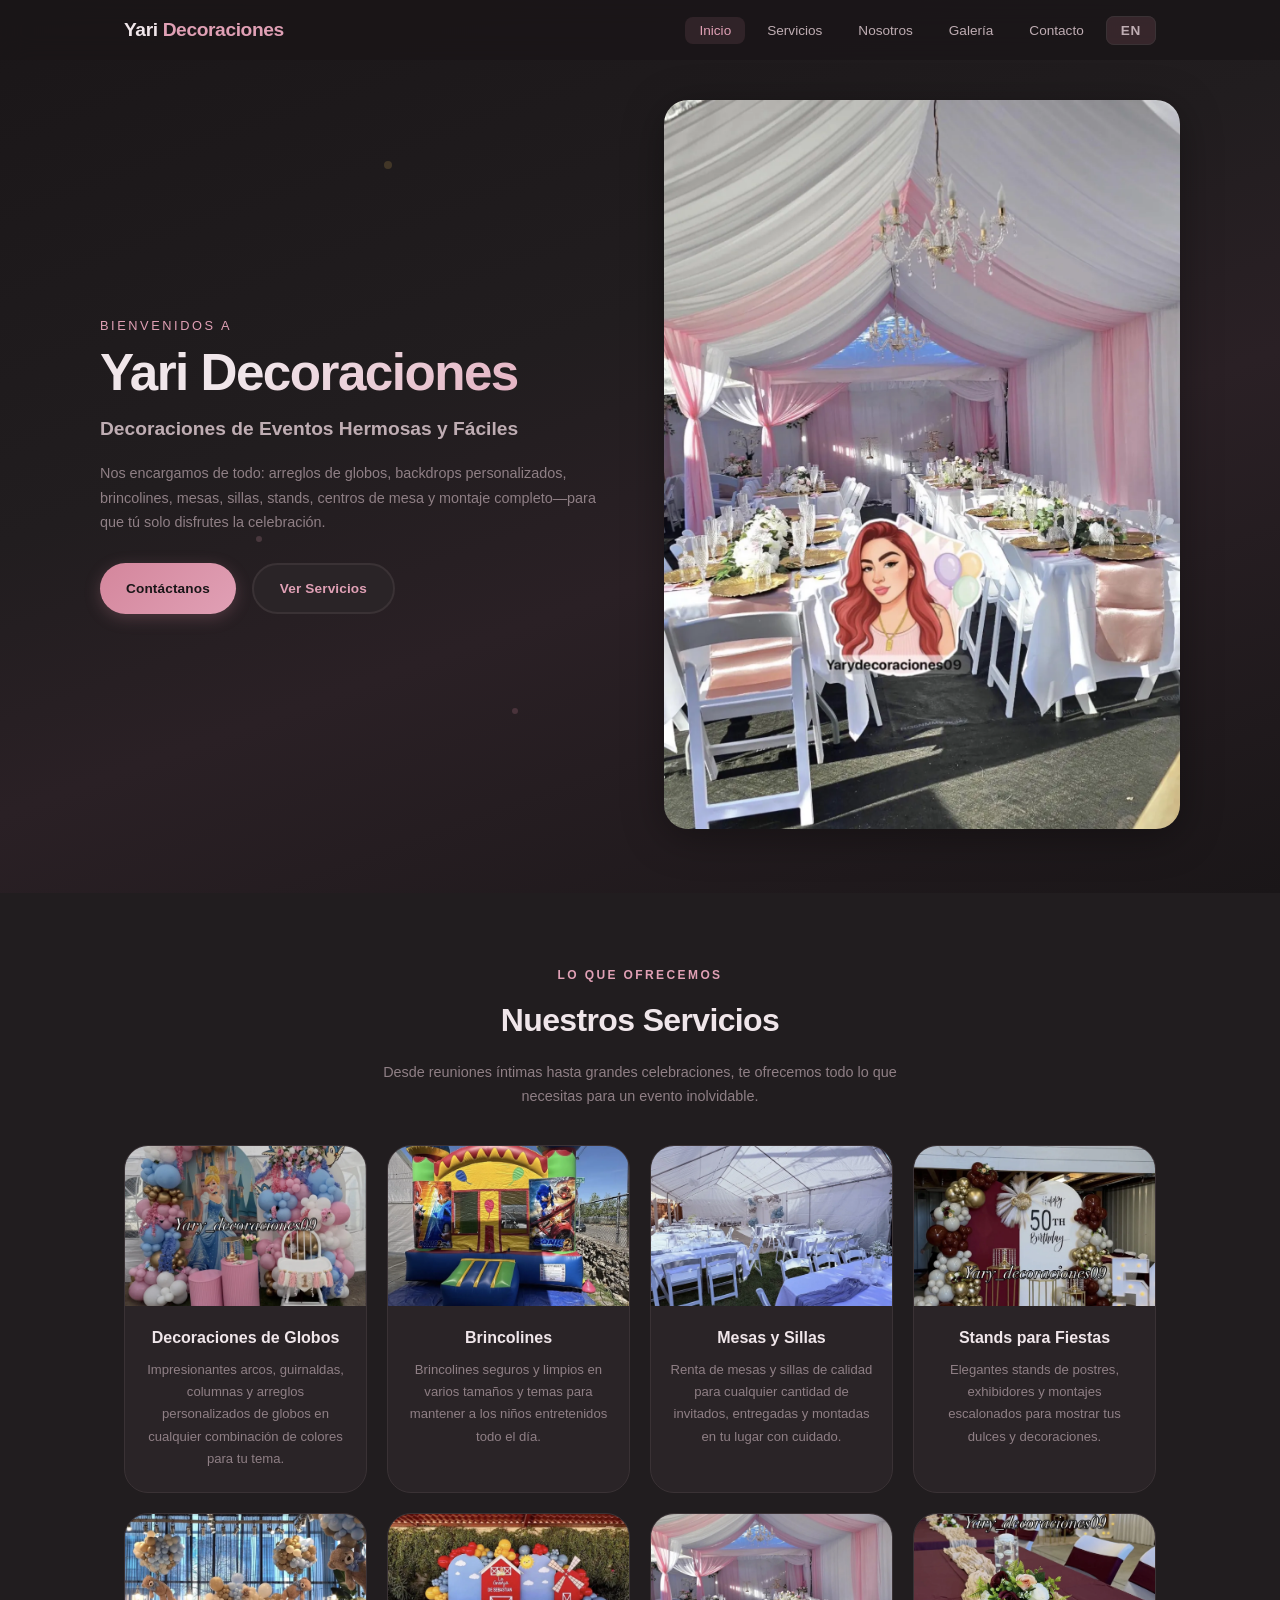
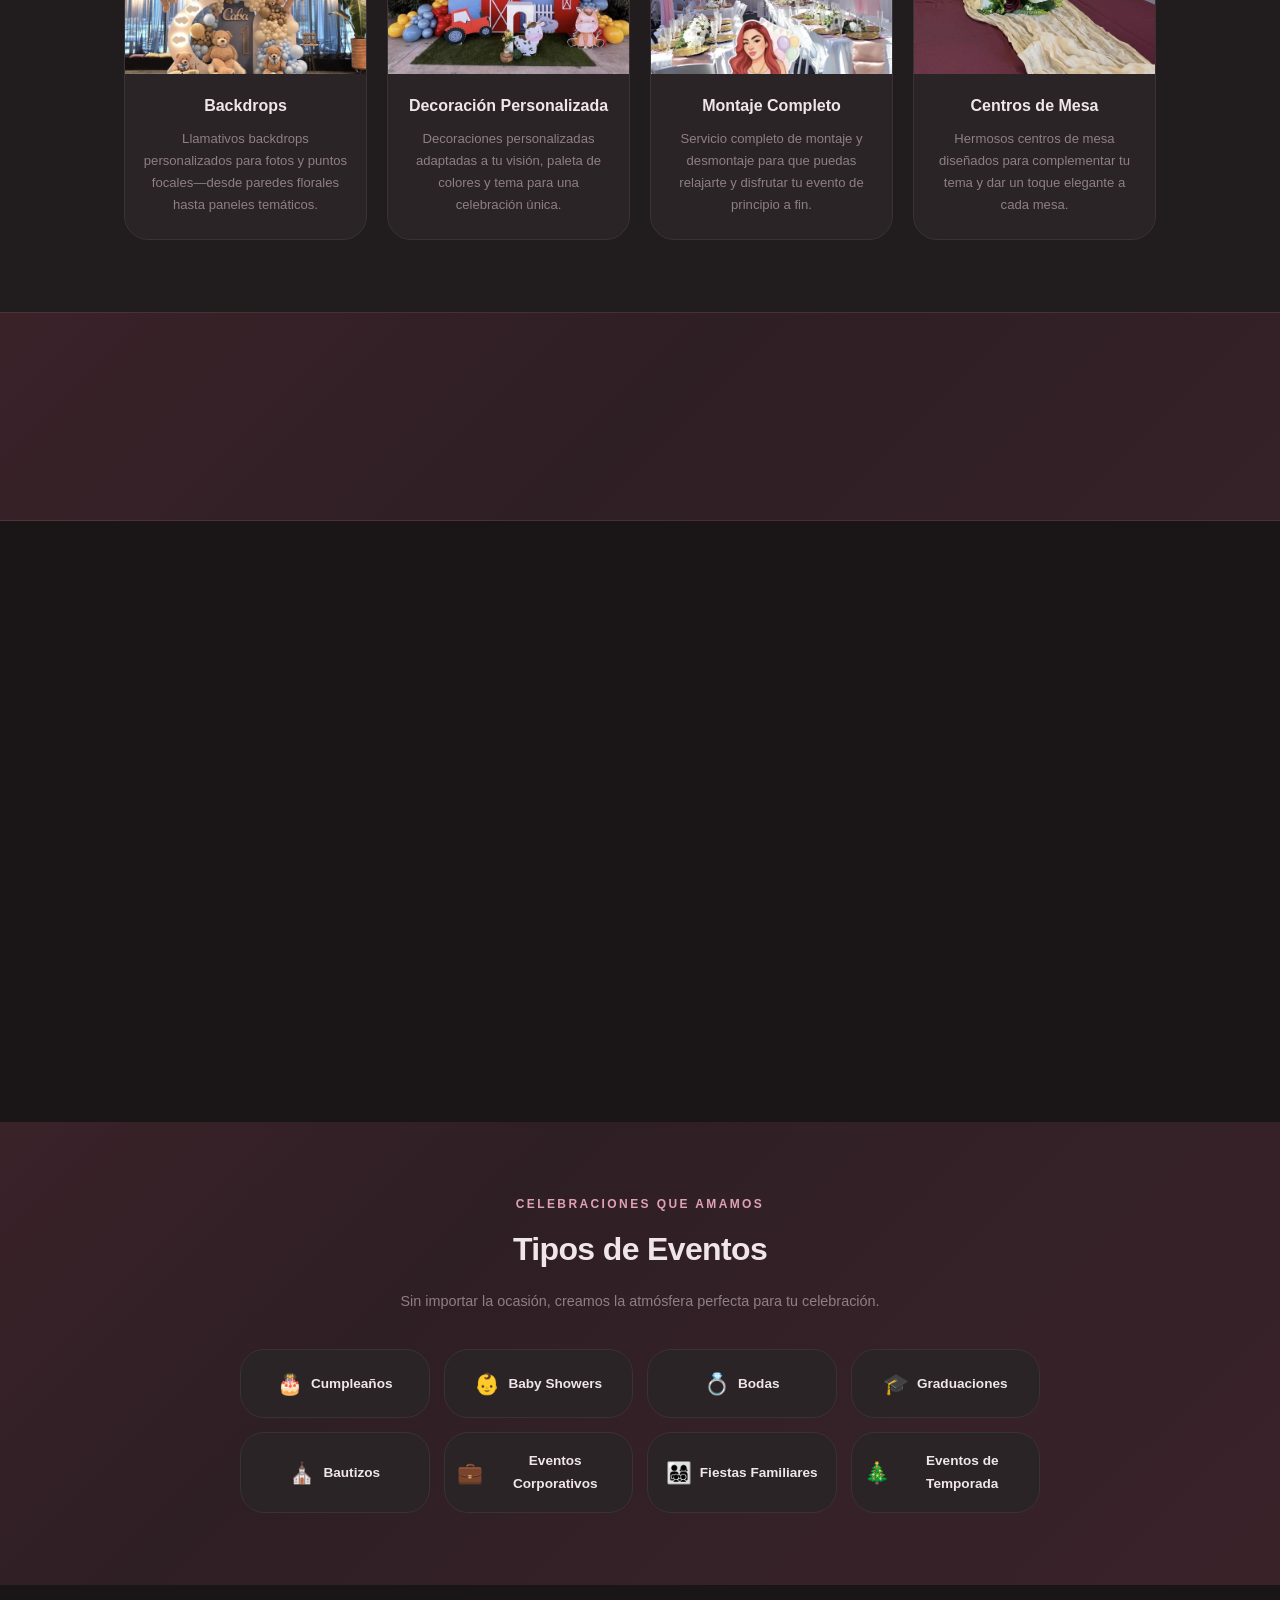
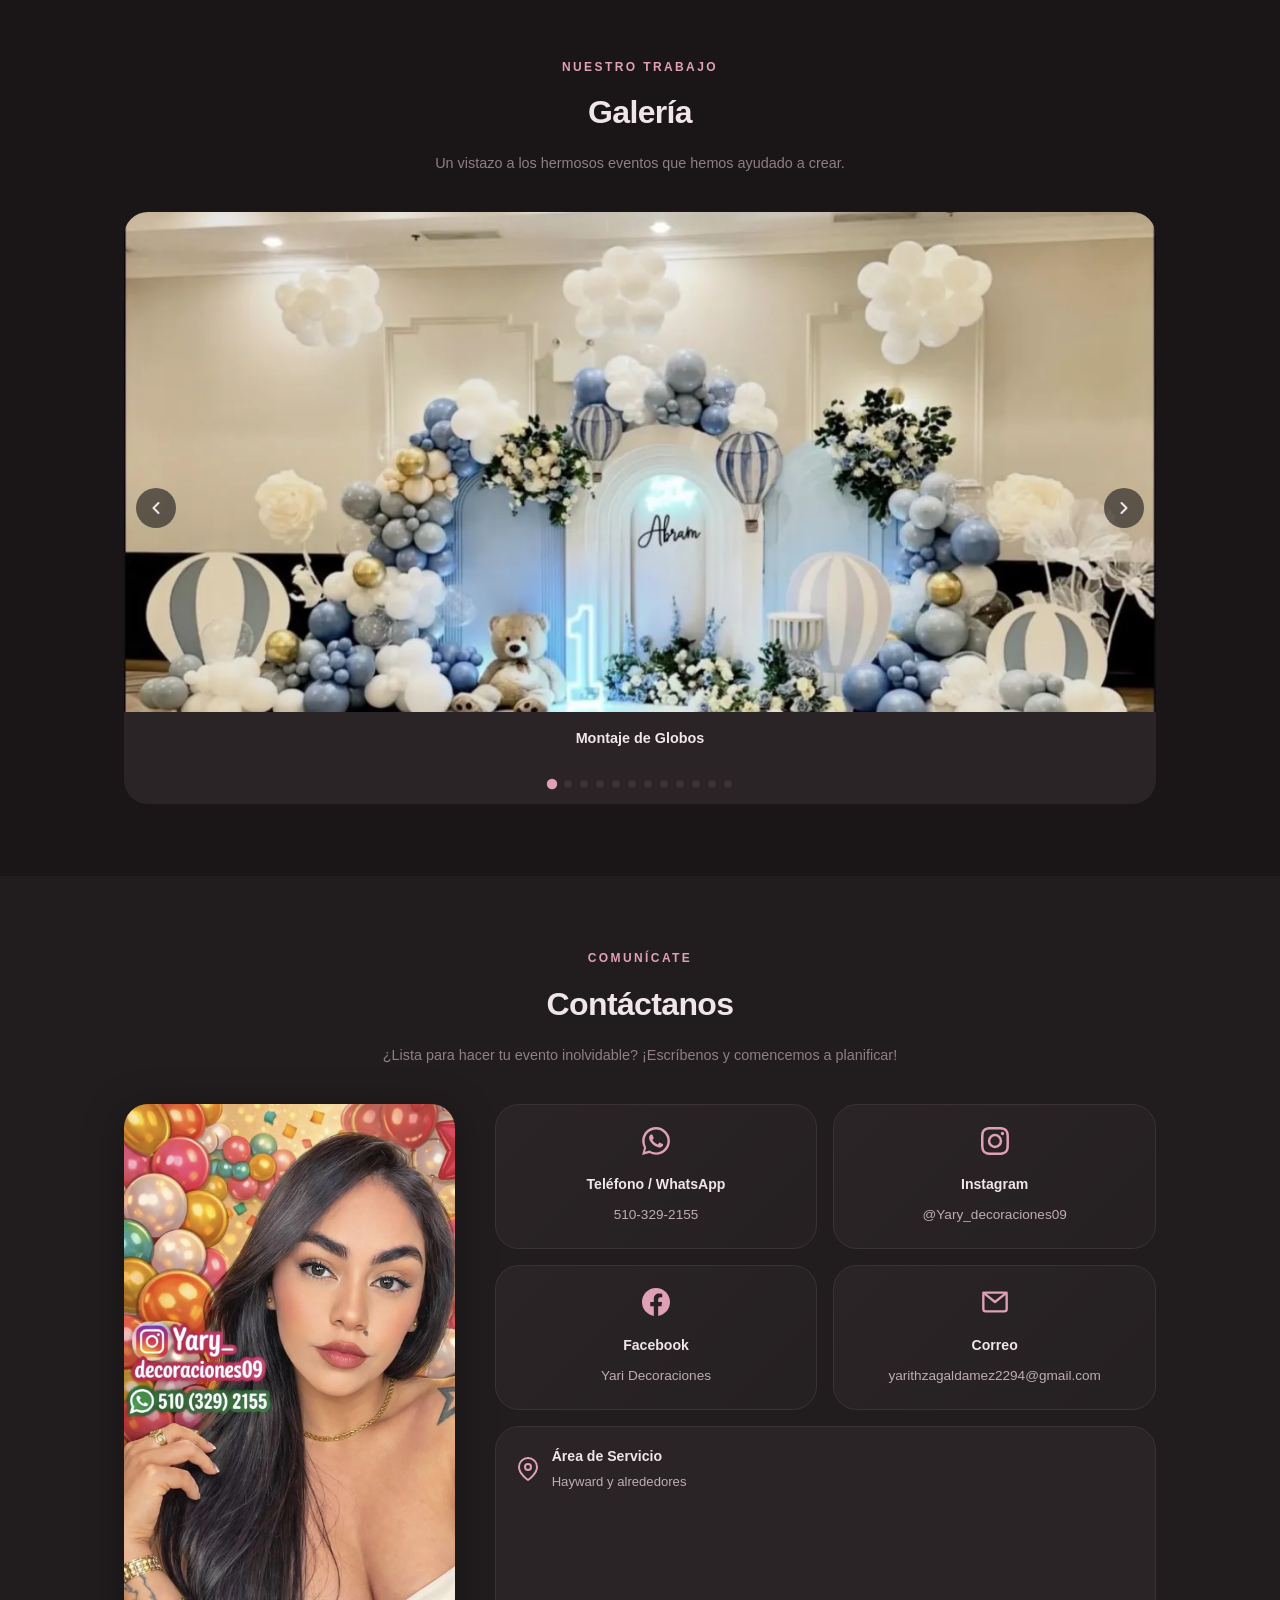
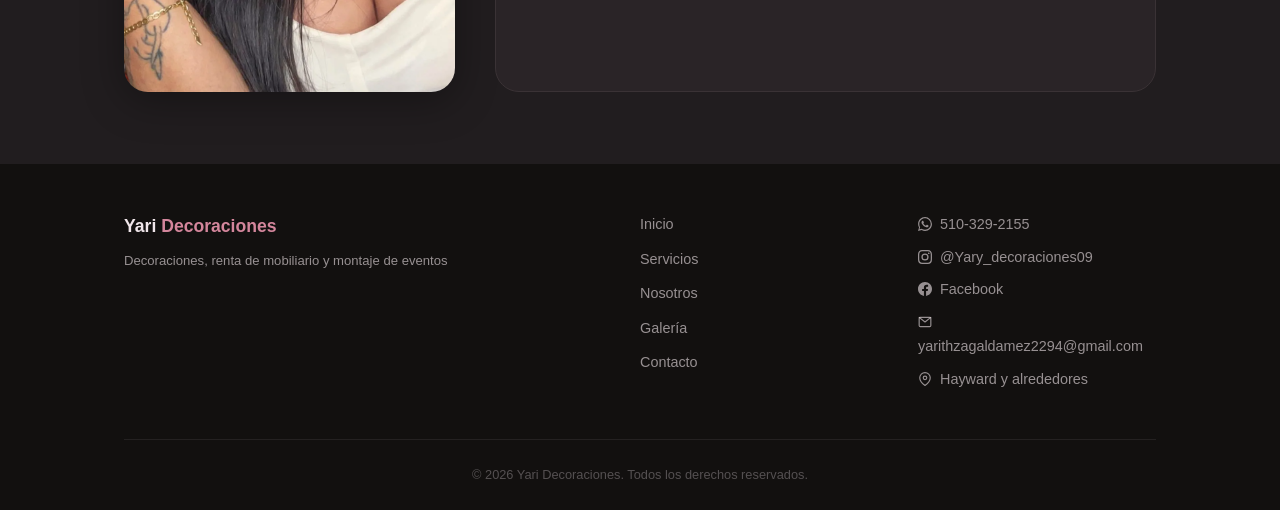
<file: index.html>
<!DOCTYPE html>
<html lang="es">
<head>
  <meta charset="UTF-8">
  <meta name="viewport" content="width=device-width, initial-scale=1.0">
  <meta name="description" content="Yari Decoraciones - Hermosas decoraciones para eventos, renta de mobiliario, globos, brincolines, mesas, sillas y montaje completo de eventos.">
  <title>Yari Decoraciones | Decoraciones de Eventos Hermosas y F&aacute;ciles</title>
  <link rel="stylesheet" href="styles.css">
</head>
<body>

  <!-- ======================== NAVBAR ======================== -->
  <nav class="navbar" id="navbar">
    <div class="nav-container">
      <a href="#home" class="nav-logo">Yari <span>Decoraciones</span></a>
      <button class="hamburger" id="hamburger" aria-label="Abrir men&uacute; de navegaci&oacute;n">
        <span class="bar"></span>
        <span class="bar"></span>
        <span class="bar"></span>
      </button>
      <ul class="nav-links" id="navLinks">
        <li><a href="#home" class="nav-link">Inicio</a></li>
        <li><a href="#services" class="nav-link">Servicios</a></li>
        <li><a href="#about" class="nav-link">Nosotros</a></li>
        <li><a href="#gallery" class="nav-link">Galer&iacute;a</a></li>
        <li><a href="#contact" class="nav-link">Contacto</a></li>
        <li><a href="en.html" class="nav-link lang-toggle">EN</a></li>
      </ul>
    </div>
  </nav>


  <!-- ======================== HERO ======================== -->
  <section class="hero" id="home">
    <!-- Decorative CSS elements -->
    <div class="hero-decor">
      <div class="confetti confetti-1"></div>
      <div class="confetti confetti-2"></div>
      <div class="confetti confetti-3"></div>
      <div class="confetti confetti-4"></div>
      <div class="confetti confetti-5"></div>
      <div class="confetti confetti-6"></div>
      <div class="sparkle sparkle-1"></div>
      <div class="sparkle sparkle-2"></div>
      <div class="sparkle sparkle-3"></div>
    </div>
    <div class="hero-split">
      <div class="hero-content animate-on-scroll">
        <div class="hero-heading">
          <p class="hero-tagline">Bienvenidos a</p>
          <h1 class="hero-title">Yari Decoraciones</h1>
          <h2 class="hero-headline">Decoraciones de Eventos Hermosas y F&aacute;ciles</h2>
        </div>
        <div class="hero-desc">
          <p class="hero-sub">Nos encargamos de todo: arreglos de globos, backdrops personalizados, brincolines, mesas, sillas, stands, centros de mesa y montaje completo&mdash;para que t&uacute; solo disfrutes la celebraci&oacute;n.</p>
        </div>
        <div class="hero-buttons">
          <a href="#contact" class="btn btn-primary">Cont&aacute;ctanos</a>
          <a href="#services" class="btn btn-secondary">Ver Servicios</a>
        </div>
      </div>
      <div class="hero-image animate-on-scroll">
        <img src="images/full_event.webp" alt="Yari Decoraciones - Elegante montaje completo con carpa rosa y blanca, candelabros y mesas decoradas" class="hero-img">
      </div>
    </div>
  </section>

  <!-- ======================== SERVICES ======================== -->
  <section class="section services" id="services">
    <div class="container">
      <p class="section-tagline animate-on-scroll">Lo Que Ofrecemos</p>
      <h2 class="section-title animate-on-scroll">Nuestros Servicios</h2>
      <p class="section-subtitle animate-on-scroll">Desde reuniones &iacute;ntimas hasta grandes celebraciones, te ofrecemos todo lo que necesitas para un evento inolvidable.</p>
      <div class="services-grid">

        <div class="service-card animate-on-scroll">
          <div class="service-img-wrap">
            <img src="images/balloon.webp" alt="Decoraciones de globos - tema princesa Cenicienta con globos rosas, azules y dorados" class="service-img" loading="lazy">
          </div>
          <div class="service-body">
            <h3>Decoraciones de Globos</h3>
            <p>Impresionantes arcos, guirnaldas, columnas y arreglos personalizados de globos en cualquier combinaci&oacute;n de colores para tu tema.</p>
          </div>
        </div>

        <div class="service-card animate-on-scroll">
          <div class="service-img-wrap">
            <img src="images/jumper.webp" alt="Brincol&iacute;n tem&aacute;tico de Sonic para fiestas infantiles" class="service-img" loading="lazy">
          </div>
          <div class="service-body">
            <h3>Brincolines</h3>
            <p>Brincolines seguros y limpios en varios tama&ntilde;os y temas para mantener a los ni&ntilde;os entretenidos todo el d&iacute;a.</p>
          </div>
        </div>

        <div class="service-card animate-on-scroll">
          <div class="service-img-wrap">
            <img src="images/IMG_8112.webp" alt="Montaje de carpa al aire libre con mesas y sillas blancas" class="service-img" loading="lazy">
          </div>
          <div class="service-body">
            <h3>Mesas y Sillas</h3>
            <p>Renta de mesas y sillas de calidad para cualquier cantidad de invitados, entregadas y montadas en tu lugar con cuidado.</p>
          </div>
        </div>

        <div class="service-card animate-on-scroll">
          <div class="service-img-wrap">
            <img src="images/party_stand.webp" alt="Montaje de cumplea&ntilde;os 50 con elegantes stands y guirnalda de globos" class="service-img" loading="lazy">
          </div>
          <div class="service-body">
            <h3>Stands para Fiestas</h3>
            <p>Elegantes stands de postres, exhibidores y montajes escalonados para mostrar tus dulces y decoraciones.</p>
          </div>
        </div>

        <div class="service-card animate-on-scroll">
          <div class="service-img-wrap">
            <img src="images/backdrop.webp" alt="Backdrop tem&aacute;tico de oso de peluche con decoraci&oacute;n azul y blanca" class="service-img" loading="lazy">
          </div>
          <div class="service-body">
            <h3>Backdrops</h3>
            <p>Llamativos backdrops personalizados para fotos y puntos focales&mdash;desde paredes florales hasta paneles tem&aacute;ticos.</p>
          </div>
        </div>

        <div class="service-card animate-on-scroll">
          <div class="service-img-wrap">
            <img src="images/IMG_8110.webp" alt="Decoraciones personalizadas de fiesta con tema de granja" class="service-img" loading="lazy">
          </div>
          <div class="service-body">
            <h3>Decoraci&oacute;n Personalizada</h3>
            <p>Decoraciones personalizadas adaptadas a tu visi&oacute;n, paleta de colores y tema para una celebraci&oacute;n &uacute;nica.</p>
          </div>
        </div>

        <div class="service-card animate-on-scroll">
          <div class="service-img-wrap">
            <img src="images/full_event.webp" alt="Montaje completo de evento con carpa rosa y blanca, mesas, sillas y candelabros" class="service-img" loading="lazy">
          </div>
          <div class="service-body">
            <h3>Montaje Completo</h3>
            <p>Servicio completo de montaje y desmontaje para que puedas relajarte y disfrutar tu evento de principio a fin.</p>
          </div>
        </div>

        <div class="service-card animate-on-scroll">
          <div class="service-img-wrap">
            <img src="images/centerpiece.webp" alt="Centros de mesa con arreglos florales y caminos de tela sobre mantel burdeos" class="service-img" loading="lazy">
          </div>
          <div class="service-body">
            <h3>Centros de Mesa</h3>
            <p>Hermosos centros de mesa dise&ntilde;ados para complementar tu tema y dar un toque elegante a cada mesa.</p>
          </div>
        </div>

      </div>
    </div>
  </section>

  <!-- ======================== CUSTOM PACKAGES BANNER ======================== -->
  <section class="packages-banner">
    <div class="container">
      <p class="packages-text animate-on-scroll">&iexcl;Tenemos paquetes personalizados! Pregunte por el suyo, con gusto podemos ayudarle.</p>
      <a href="#contact" class="btn btn-primary animate-on-scroll">Cont&aacute;ctanos</a>
    </div>
  </section>

  <!-- ======================== ABOUT ======================== -->
  <section class="section about" id="about">
    <div class="container">
      <div class="about-layout">
        <div class="about-visual animate-on-scroll">
          <div class="about-shape">
            <img src="images/full_event.webp" alt="Elegante montaje de evento rosa y blanco con mesas, sillas y candelabros por Yari Decoraciones" class="about-img">
          </div>
          <div class="about-stats">
            <div class="stat">
              <span class="stat-number">500+</span>
              <span class="stat-label">Eventos Decorados</span>
            </div>
            <div class="stat">
              <span class="stat-number">100%</span>
              <span class="stat-label">Satisfacci&oacute;n</span>
            </div>
          </div>
        </div>
        <div class="about-text animate-on-scroll">
          <p class="section-tagline">Qui&eacute;nes Somos</p>
          <h2 class="section-title">Sobre Yari Decoraciones</h2>
          <p>En Yari Decoraciones, creemos que toda celebraci&oacute;n merece ser hermosa. Somos un negocio dedicado a la decoraci&oacute;n de eventos y renta de mobiliario que ayuda a hacer realidad tus eventos so&ntilde;ados con decoraciones impresionantes y un montaje confiable y sin estr&eacute;s.</p>
          <p>Ya sea una fiesta de cumplea&ntilde;os, baby shower, recepci&oacute;n de boda, ceremonia de graduaci&oacute;n, evento corporativo, bautizo o una reuni&oacute;n familiar&mdash;traemos creatividad, atenci&oacute;n al detalle y una pasi&oacute;n genuina por hacer tus momentos especiales inolvidables.</p>
          <p>Desde el primer globo hasta el &uacute;ltimo centro de mesa, nos encargamos de cada detalle para que t&uacute; te concentres en lo m&aacute;s importante: celebrar con las personas que amas.</p>
          <a href="#contact" class="btn btn-primary">Planifiquemos Tu Evento</a>
        </div>
      </div>
    </div>
  </section>

  <!-- ======================== EVENT TYPES ======================== -->
  <section class="section events" id="events">
    <div class="container">
      <p class="section-tagline animate-on-scroll">Celebraciones Que Amamos</p>
      <h2 class="section-title animate-on-scroll">Tipos de Eventos</h2>
      <p class="section-subtitle animate-on-scroll">Sin importar la ocasi&oacute;n, creamos la atm&oacute;sfera perfecta para tu celebraci&oacute;n.</p>
      <div class="events-grid">
        <div class="event-chip animate-on-scroll"><span class="event-emoji">🎂</span> Cumplea&ntilde;os</div>
        <div class="event-chip animate-on-scroll"><span class="event-emoji">👶</span> Baby Showers</div>
        <div class="event-chip animate-on-scroll"><span class="event-emoji">💍</span> Bodas</div>
        <div class="event-chip animate-on-scroll"><span class="event-emoji">🎓</span> Graduaciones</div>
        <div class="event-chip animate-on-scroll"><span class="event-emoji">⛪</span> Bautizos</div>
        <div class="event-chip animate-on-scroll"><span class="event-emoji">💼</span> Eventos Corporativos</div>
        <div class="event-chip animate-on-scroll"><span class="event-emoji">👨‍👩‍👧‍👦</span> Fiestas Familiares</div>
        <div class="event-chip animate-on-scroll"><span class="event-emoji">🎄</span> Eventos de Temporada</div>
      </div>
    </div>
  </section>

  <!-- ======================== GALLERY ======================== -->
  <section class="section gallery" id="gallery">
    <div class="container">
      <p class="section-tagline animate-on-scroll">Nuestro Trabajo</p>
      <h2 class="section-title animate-on-scroll">Galer&iacute;a</h2>
      <p class="section-subtitle animate-on-scroll">Un vistazo a los hermosos eventos que hemos ayudado a crear.</p>
      <div class="carousel animate-on-scroll" id="galleryCarousel">
        <div class="carousel-track">
          <div class="carousel-slide">
            <img src="images/hero.webp" alt="Elegante montaje de globos azules y blancos" class="carousel-img" loading="lazy">
            <div class="carousel-label">Montaje de Globos</div>
          </div>
          <div class="carousel-slide">
            <img src="images/IMG_8099.webp" alt="Fiesta infantil tem&aacute;tica de Mickey Mouse" class="carousel-img" loading="lazy">
            <div class="carousel-label">Cumplea&ntilde;os Infantil</div>
          </div>
          <div class="carousel-slide">
            <img src="images/IMG_8108.webp" alt="Brincol&iacute;n tem&aacute;tico de Jurassic World" class="carousel-img" loading="lazy">
            <div class="carousel-label">Renta de Brincol&iacute;n</div>
          </div>
          <div class="carousel-slide">
            <img src="images/backdrop.webp" alt="Backdrop tem&aacute;tico de oso de peluche" class="carousel-img" loading="lazy">
            <div class="carousel-label">Backdrop de Osito</div>
          </div>
          <div class="carousel-slide">
            <img src="images/IMG_8101.webp" alt="Cumplea&ntilde;os tem&aacute;tico de Cenicienta" class="carousel-img" loading="lazy">
            <div class="carousel-label">Cumplea&ntilde;os de Princesa</div>
          </div>
          <div class="carousel-slide">
            <img src="images/IMG_8105.webp" alt="Montaje completo de baby shower" class="carousel-img" loading="lazy">
            <div class="carousel-label">Montaje de Baby Shower</div>
          </div>
          <div class="carousel-slide">
            <img src="images/party_stand.webp" alt="Montaje de cumplea&ntilde;os 50 elegante" class="carousel-img" loading="lazy">
            <div class="carousel-label">Cumplea&ntilde;os Elegante</div>
          </div>
          <div class="carousel-slide">
            <img src="images/IMG_8112.webp" alt="Evento al aire libre con carpa" class="carousel-img" loading="lazy">
            <div class="carousel-label">Evento al Aire Libre</div>
          </div>
          <div class="carousel-slide">
            <img src="images/IMG_8110.webp" alt="Fiesta con tema de granja" class="carousel-img" loading="lazy">
            <div class="carousel-label">Fiesta de la Granja</div>
          </div>
          <div class="carousel-slide">
            <img src="images/IMG_8107.webp" alt="Sal&oacute;n elegante con candelabros" class="carousel-img" loading="lazy">
            <div class="carousel-label">Decoraci&oacute;n de Sal&oacute;n</div>
          </div>
          <div class="carousel-slide">
            <img src="images/centerpiece.webp" alt="Centros de mesa florales" class="carousel-img" loading="lazy">
            <div class="carousel-label">Centros de Mesa</div>
          </div>
          <div class="carousel-slide">
            <img src="images/full_event.webp" alt="Montaje completo rosa y blanco" class="carousel-img" loading="lazy">
            <div class="carousel-label">Montaje Completo</div>
          </div>
        </div>
        <button class="carousel-btn carousel-prev" aria-label="Anterior">
          <svg viewBox="0 0 24 24" fill="none" stroke="currentColor" stroke-width="2.5" stroke-linecap="round" stroke-linejoin="round"><polyline points="15 18 9 12 15 6"/></svg>
        </button>
        <button class="carousel-btn carousel-next" aria-label="Siguiente">
          <svg viewBox="0 0 24 24" fill="none" stroke="currentColor" stroke-width="2.5" stroke-linecap="round" stroke-linejoin="round"><polyline points="9 6 15 12 9 18"/></svg>
        </button>
        <div class="carousel-dots" id="carouselDots"></div>
      </div>
    </div>
  </section>

  <!-- ======================== CONTACT ======================== -->
  <section class="section contact" id="contact">
    <div class="container">
      <p class="section-tagline animate-on-scroll">Comun&iacute;cate</p>
      <h2 class="section-title animate-on-scroll">Cont&aacute;ctanos</h2>
      <p class="section-subtitle animate-on-scroll">&iquest;Lista para hacer tu evento inolvidable? &iexcl;Escr&iacute;benos y comencemos a planificar!</p>

      <div class="contact-layout animate-on-scroll">
        <div class="contact-photo">
          <img src="images/main.webp" alt="Yari - Due&ntilde;a de Yari Decoraciones" class="contact-portrait" loading="lazy">
        </div>
        <div class="contact-details">
          <div class="contact-cards">
            <a href="tel:5103292155" class="contact-card">
              <span class="contact-card-icon"><svg viewBox="0 0 24 24" fill="currentColor"><path d="M17.472 14.382c-.297-.149-1.758-.867-2.03-.967-.273-.099-.471-.148-.67.15-.197.297-.767.966-.94 1.164-.173.199-.347.223-.644.075-.297-.15-1.255-.463-2.39-1.475-.883-.788-1.48-1.761-1.653-2.059-.173-.297-.018-.458.13-.606.134-.133.298-.347.446-.52.149-.174.198-.298.298-.497.099-.198.05-.371-.025-.52-.075-.149-.669-1.612-.916-2.207-.242-.579-.487-.5-.669-.51-.173-.008-.371-.01-.57-.01-.198 0-.52.074-.792.372-.272.297-1.04 1.016-1.04 2.479 0 1.462 1.065 2.875 1.213 3.074.149.198 2.096 3.2 5.077 4.487.709.306 1.262.489 1.694.625.712.227 1.36.195 1.871.118.571-.085 1.758-.719 2.006-1.413.248-.694.248-1.289.173-1.413-.074-.124-.272-.198-.57-.347zM12.05 21.785c-1.826 0-3.616-.491-5.18-1.42l-.372-.22-3.858.963.981-3.587-.242-.384A9.685 9.685 0 012.27 12.05c0-5.407 4.372-9.806 9.778-9.806 2.613 0 5.066 1.025 6.908 2.884a9.742 9.742 0 012.862 6.922c-.003 5.404-4.376 9.735-9.768 9.735zm8.413-18.108A11.71 11.71 0 0012.05 0C5.495 0 .16 5.335.157 11.892c0 2.096.547 4.142 1.588 5.945L.057 24l6.305-1.654a11.882 11.882 0 005.683 1.448h.005c6.554 0 11.89-5.335 11.893-11.893a11.821 11.821 0 00-3.48-8.224z"/></svg></span>
              <h3>Tel&eacute;fono / WhatsApp</h3>
              <p>510-329-2155</p>
            </a>
            <a href="https://www.instagram.com/Yary_decoraciones09/" target="_blank" rel="noopener noreferrer" class="contact-card">
              <span class="contact-card-icon"><svg viewBox="0 0 24 24" fill="currentColor"><path d="M12 2.163c3.204 0 3.584.012 4.85.07 3.252.148 4.771 1.691 4.919 4.919.058 1.265.069 1.645.069 4.849 0 3.205-.012 3.584-.069 4.849-.149 3.225-1.664 4.771-4.919 4.919-1.266.058-1.644.07-4.85.07-3.204 0-3.584-.012-4.849-.07-3.26-.149-4.771-1.699-4.919-4.92-.058-1.265-.07-1.644-.07-4.849 0-3.204.013-3.583.07-4.849.149-3.227 1.664-4.771 4.919-4.919 1.266-.057 1.645-.069 4.849-.069zM12 0C8.741 0 8.333.014 7.053.072 2.695.272.273 2.69.073 7.052.014 8.333 0 8.741 0 12c0 3.259.014 3.668.072 4.948.2 4.358 2.618 6.78 6.98 6.98C8.333 23.986 8.741 24 12 24c3.259 0 3.668-.014 4.948-.072 4.354-.2 6.782-2.618 6.979-6.98.059-1.28.073-1.689.073-4.948 0-3.259-.014-3.667-.072-4.947-.196-4.354-2.617-6.78-6.979-6.98C15.668.014 15.259 0 12 0zm0 5.838a6.162 6.162 0 100 12.324 6.162 6.162 0 000-12.324zM12 16a4 4 0 110-8 4 4 0 010 8zm6.406-11.845a1.44 1.44 0 100 2.881 1.44 1.44 0 000-2.881z"/></svg></span>
              <h3>Instagram</h3>
              <p>@Yary_decoraciones09</p>
            </a>
            <a href="https://www.facebook.com/profile.php?id=61584957218803" target="_blank" rel="noopener noreferrer" class="contact-card">
              <span class="contact-card-icon"><svg viewBox="0 0 24 24" fill="currentColor"><path d="M24 12.073c0-6.627-5.373-12-12-12s-12 5.373-12 12c0 5.99 4.388 10.954 10.125 11.854v-8.385H7.078v-3.47h3.047V9.43c0-3.007 1.792-4.669 4.533-4.669 1.312 0 2.686.235 2.686.235v2.953H15.83c-1.491 0-1.956.925-1.956 1.874v2.25h3.328l-.532 3.47h-2.796v8.385C19.612 23.027 24 18.062 24 12.073z"/></svg></span>
              <h3>Facebook</h3>
              <p>Yari Decoraciones</p>
            </a>
            <a href="mailto:yarithzagaldamez2294@gmail.com" class="contact-card">
              <span class="contact-card-icon"><svg viewBox="0 0 24 24" fill="none" stroke="currentColor" stroke-width="2" stroke-linecap="round" stroke-linejoin="round"><rect x="2" y="4" width="20" height="16" rx="2"/><path d="M22 4l-10 8L2 4"/></svg></span>
              <h3>Correo</h3>
              <p>yarithzagaldamez2294@gmail.com</p>
            </a>
          </div>
          <div class="map-wrapper">
            <div class="map-header">
              <svg class="map-pin-icon" viewBox="0 0 24 24" fill="none" stroke="currentColor" stroke-width="2" stroke-linecap="round" stroke-linejoin="round"><path d="M21 10c0 7-9 13-9 13s-9-6-9-13a9 9 0 0118 0z"/><circle cx="12" cy="10" r="3"/></svg>
              <div>
                <h3>&Aacute;rea de Servicio</h3>
                <p>Hayward y alrededores</p>
              </div>
            </div>
            <div class="map-container">
              <iframe src="https://www.openstreetmap.org/export/embed.html?bbox=-122.1500%2C37.6100%2C-122.0000%2C37.6900&amp;layer=mapnik&amp;marker=37.6688%2C-122.0808" title="Mapa de Hayward, California" loading="lazy"></iframe>
            </div>
          </div>
        </div>
      </div>
    </div>
  </section>

  <!-- ======================== FOOTER ======================== -->
  <footer class="footer">
    <div class="container">
      <div class="footer-content">
        <div class="footer-brand">
          <h3 class="footer-logo">Yari <span>Decoraciones</span></h3>
          <p>Decoraciones, renta de mobiliario y montaje de eventos</p>
        </div>
        <div class="footer-links">
          <a href="#home">Inicio</a>
          <a href="#services">Servicios</a>
          <a href="#about">Nosotros</a>
          <a href="#gallery">Galer&iacute;a</a>
          <a href="#contact">Contacto</a>
        </div>
        <div class="footer-contact">
          <p><a href="tel:5103292155"><svg class="footer-icon" viewBox="0 0 24 24" fill="currentColor"><path d="M17.472 14.382c-.297-.149-1.758-.867-2.03-.967-.273-.099-.471-.148-.67.15-.197.297-.767.966-.94 1.164-.173.199-.347.223-.644.075-.297-.15-1.255-.463-2.39-1.475-.883-.788-1.48-1.761-1.653-2.059-.173-.297-.018-.458.13-.606.134-.133.298-.347.446-.52.149-.174.198-.298.298-.497.099-.198.05-.371-.025-.52-.075-.149-.669-1.612-.916-2.207-.242-.579-.487-.5-.669-.51-.173-.008-.371-.01-.57-.01-.198 0-.52.074-.792.372-.272.297-1.04 1.016-1.04 2.479 0 1.462 1.065 2.875 1.213 3.074.149.198 2.096 3.2 5.077 4.487.709.306 1.262.489 1.694.625.712.227 1.36.195 1.871.118.571-.085 1.758-.719 2.006-1.413.248-.694.248-1.289.173-1.413-.074-.124-.272-.198-.57-.347zM12.05 21.785c-1.826 0-3.616-.491-5.18-1.42l-.372-.22-3.858.963.981-3.587-.242-.384A9.685 9.685 0 012.27 12.05c0-5.407 4.372-9.806 9.778-9.806 2.613 0 5.066 1.025 6.908 2.884a9.742 9.742 0 012.862 6.922c-.003 5.404-4.376 9.735-9.768 9.735zm8.413-18.108A11.71 11.71 0 0012.05 0C5.495 0 .16 5.335.157 11.892c0 2.096.547 4.142 1.588 5.945L.057 24l6.305-1.654a11.882 11.882 0 005.683 1.448h.005c6.554 0 11.89-5.335 11.893-11.893a11.821 11.821 0 00-3.48-8.224z"/></svg> 510-329-2155</a></p>
          <p><a href="https://www.instagram.com/Yary_decoraciones09/" target="_blank" rel="noopener noreferrer"><svg class="footer-icon" viewBox="0 0 24 24" fill="currentColor"><path d="M12 2.163c3.204 0 3.584.012 4.85.07 3.252.148 4.771 1.691 4.919 4.919.058 1.265.069 1.645.069 4.849 0 3.205-.012 3.584-.069 4.849-.149 3.225-1.664 4.771-4.919 4.919-1.266.058-1.644.07-4.85.07-3.204 0-3.584-.012-4.849-.07-3.26-.149-4.771-1.699-4.919-4.92-.058-1.265-.07-1.644-.07-4.849 0-3.204.013-3.583.07-4.849.149-3.227 1.664-4.771 4.919-4.919 1.266-.057 1.645-.069 4.849-.069zM12 0C8.741 0 8.333.014 7.053.072 2.695.272.273 2.69.073 7.052.014 8.333 0 8.741 0 12c0 3.259.014 3.668.072 4.948.2 4.358 2.618 6.78 6.98 6.98C8.333 23.986 8.741 24 12 24c3.259 0 3.668-.014 4.948-.072 4.354-.2 6.782-2.618 6.979-6.98.059-1.28.073-1.689.073-4.948 0-3.259-.014-3.667-.072-4.947-.196-4.354-2.617-6.78-6.979-6.98C15.668.014 15.259 0 12 0zm0 5.838a6.162 6.162 0 100 12.324 6.162 6.162 0 000-12.324zM12 16a4 4 0 110-8 4 4 0 010 8zm6.406-11.845a1.44 1.44 0 100 2.881 1.44 1.44 0 000-2.881z"/></svg> @Yary_decoraciones09</a></p>
          <p><a href="https://www.facebook.com/profile.php?id=61584957218803" target="_blank" rel="noopener noreferrer"><svg class="footer-icon" viewBox="0 0 24 24" fill="currentColor"><path d="M24 12.073c0-6.627-5.373-12-12-12s-12 5.373-12 12c0 5.99 4.388 10.954 10.125 11.854v-8.385H7.078v-3.47h3.047V9.43c0-3.007 1.792-4.669 4.533-4.669 1.312 0 2.686.235 2.686.235v2.953H15.83c-1.491 0-1.956.925-1.956 1.874v2.25h3.328l-.532 3.47h-2.796v8.385C19.612 23.027 24 18.062 24 12.073z"/></svg> Facebook</a></p>
          <p><a href="mailto:yarithzagaldamez2294@gmail.com"><svg class="footer-icon" viewBox="0 0 24 24" fill="none" stroke="currentColor" stroke-width="2" stroke-linecap="round" stroke-linejoin="round"><rect x="2" y="4" width="20" height="16" rx="2"/><path d="M22 4l-10 8L2 4"/></svg> yarithzagaldamez2294@gmail.com</a></p>
          <p><svg class="footer-icon" viewBox="0 0 24 24" fill="none" stroke="currentColor" stroke-width="2" stroke-linecap="round" stroke-linejoin="round"><path d="M21 10c0 7-9 13-9 13s-9-6-9-13a9 9 0 0118 0z"/><circle cx="12" cy="10" r="3"/></svg> Hayward y alrededores</p>
        </div>
      </div>
      <div class="footer-bottom">
        <p>&copy; <span id="copyrightYear"></span> Yari Decoraciones. Todos los derechos reservados.</p>
      </div>
    </div>
  </footer>

  <script src="script.js"></script>
</body>
</html>
</file>
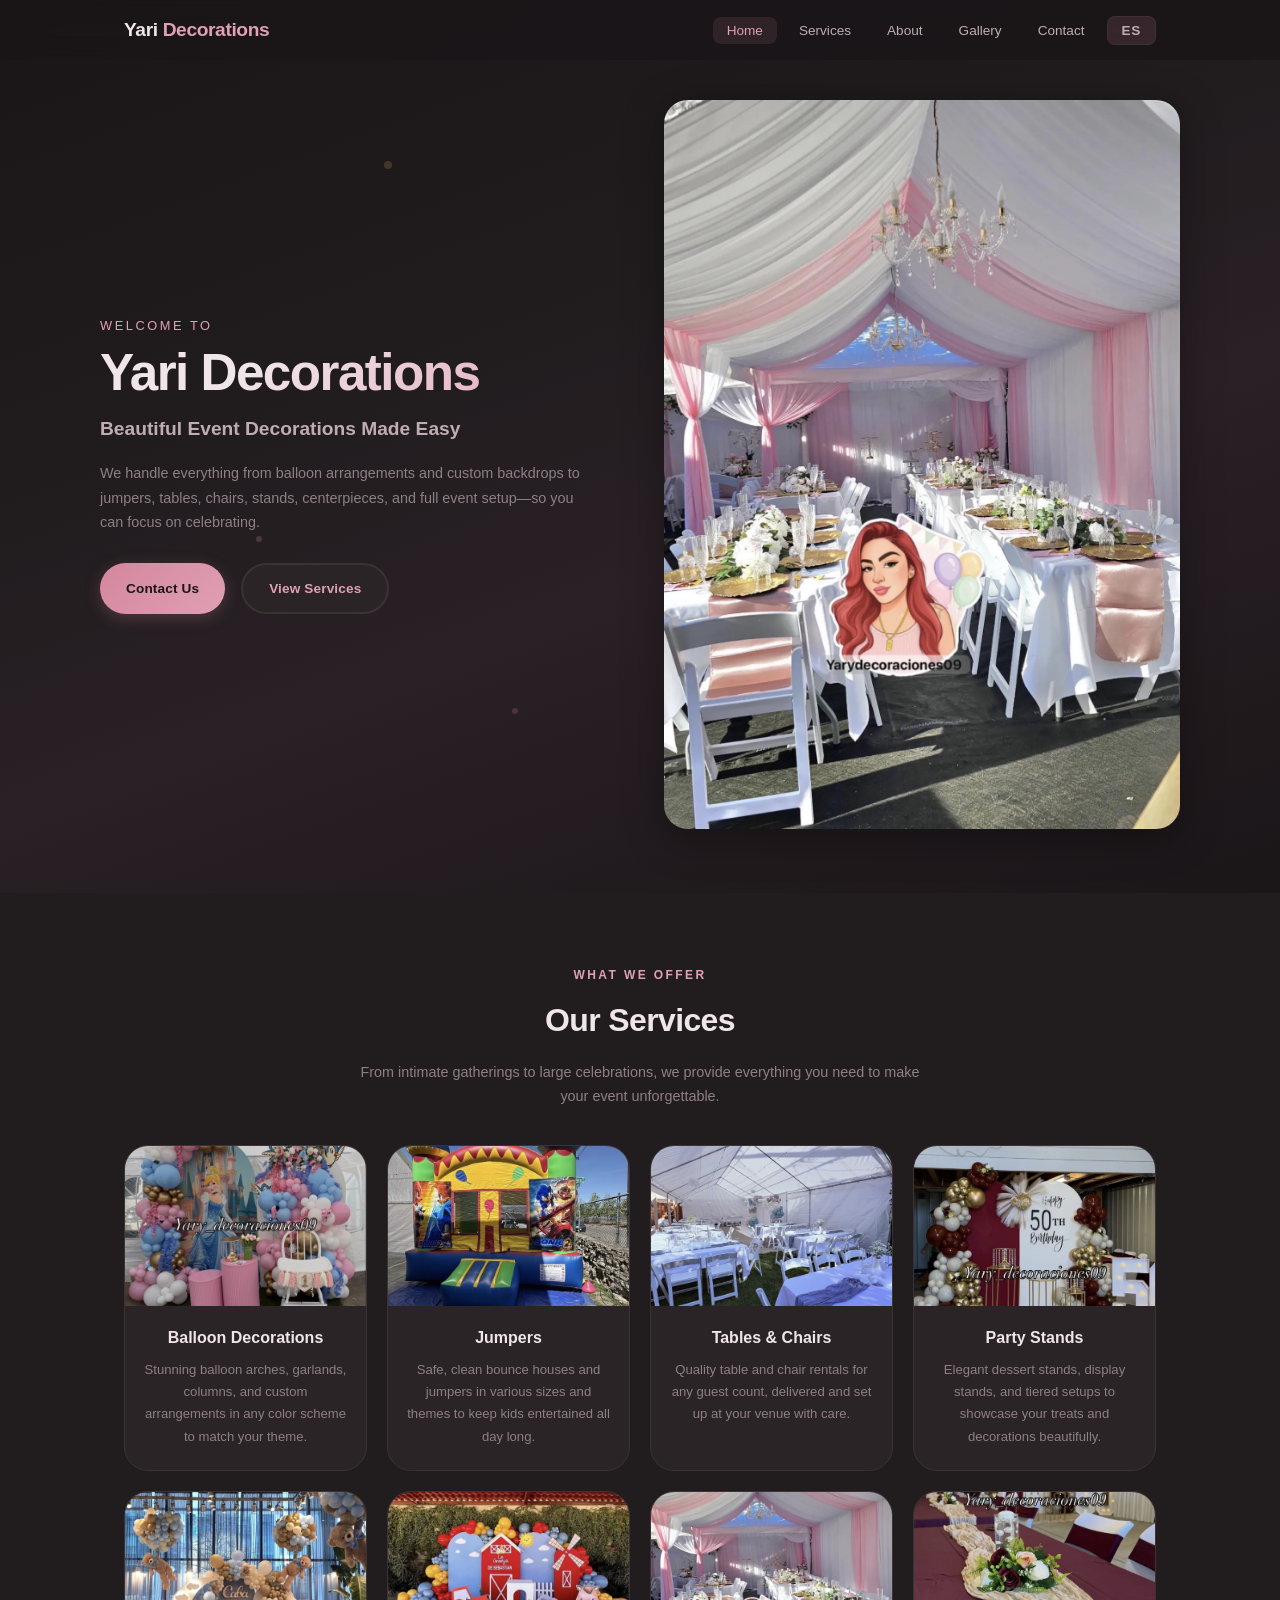
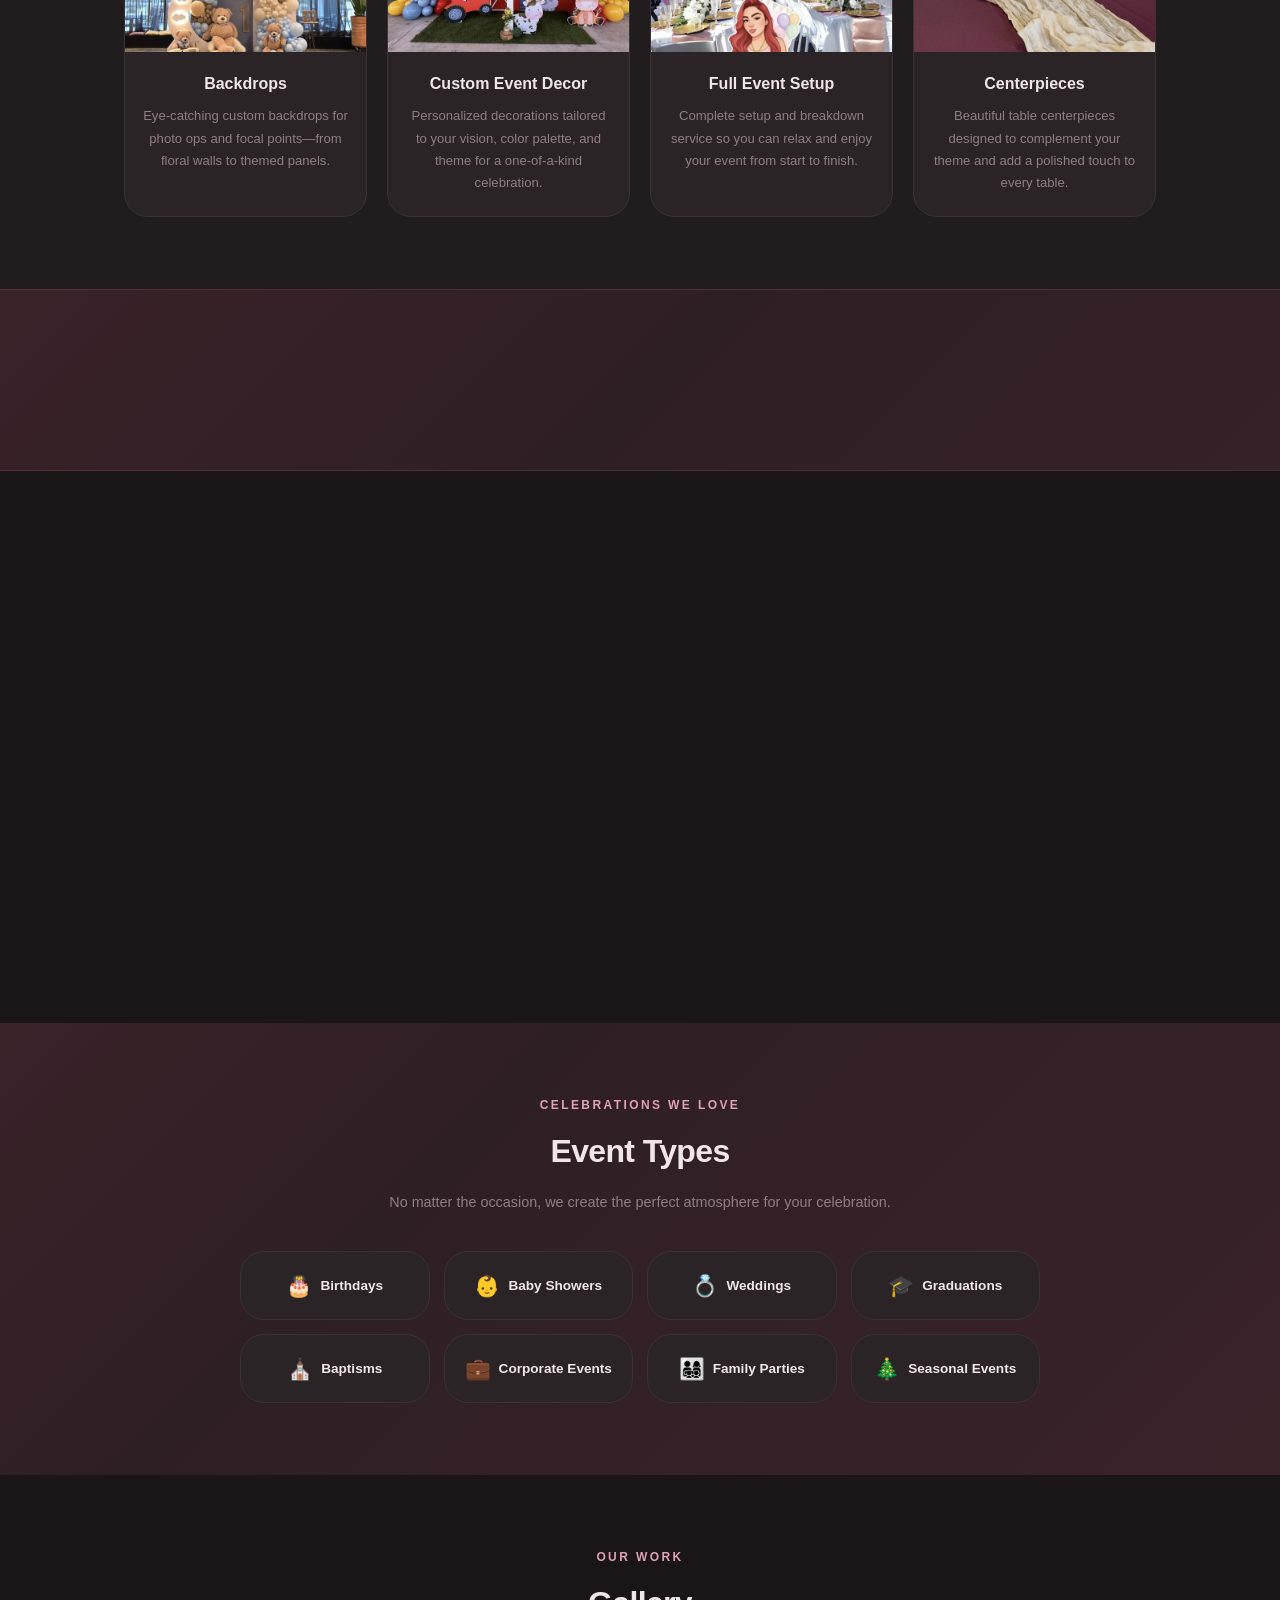
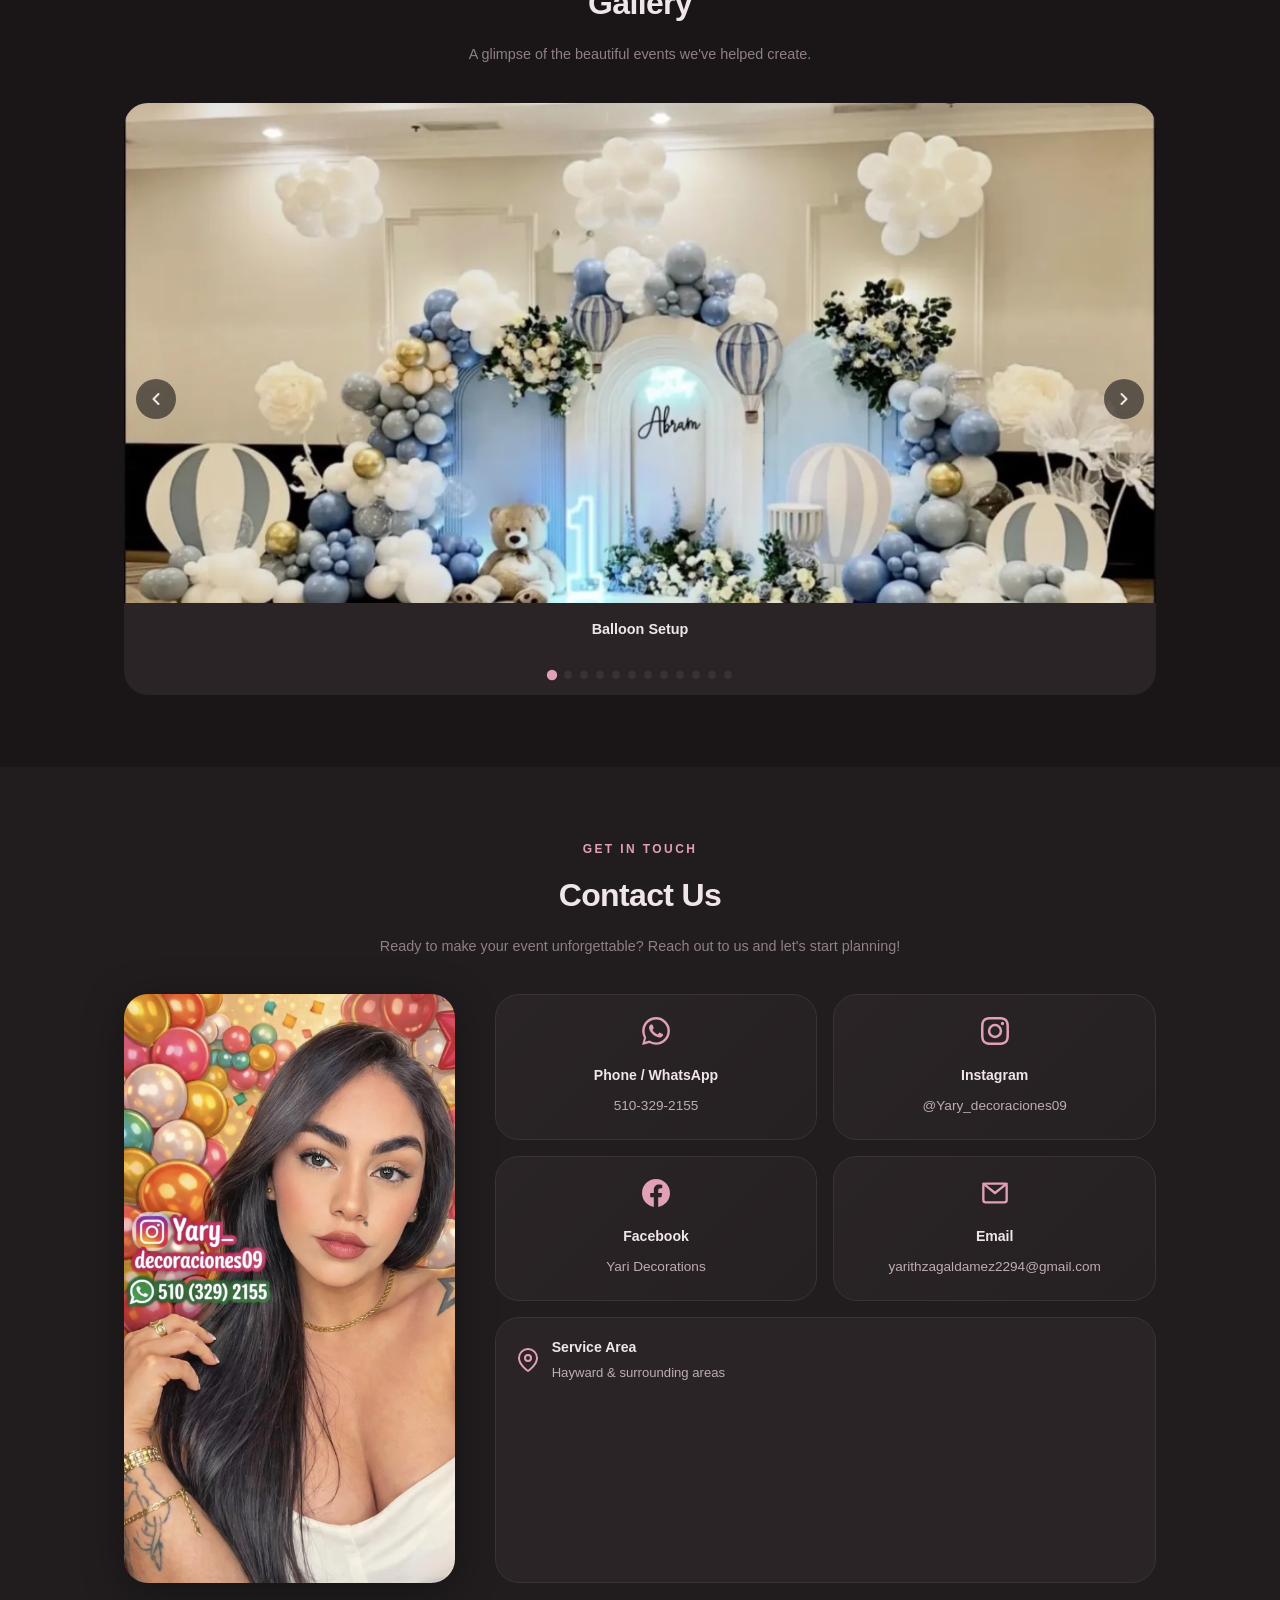
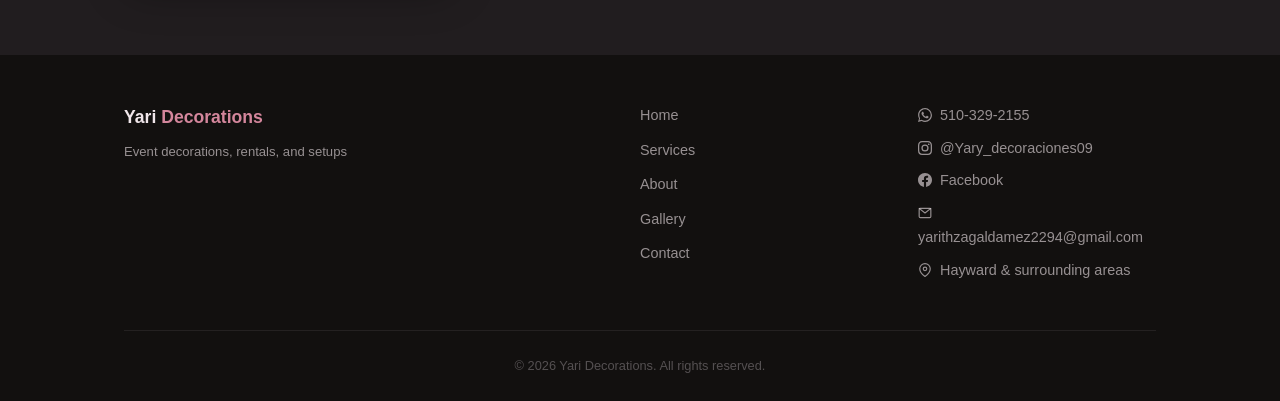
<file: en.html>
<!DOCTYPE html>
<html lang="en">
<head>
  <meta charset="UTF-8">
  <meta name="viewport" content="width=device-width, initial-scale=1.0">
  <meta name="description" content="Yari Decorations - Beautiful event decorations, party rentals, balloon setups, jumpers, tables, chairs, and full event setup services.">
  <title>Yari Decorations | Beautiful Event Decorations Made Easy</title>
  <link rel="stylesheet" href="styles.css">
</head>
<body>

  <!-- ======================== NAVBAR ======================== -->
  <nav class="navbar" id="navbar">
    <div class="nav-container">
      <a href="#home" class="nav-logo">Yari <span>Decorations</span></a>
      <button class="hamburger" id="hamburger" aria-label="Toggle navigation menu">
        <span class="bar"></span>
        <span class="bar"></span>
        <span class="bar"></span>
      </button>
      <ul class="nav-links" id="navLinks">
        <li><a href="#home" class="nav-link">Home</a></li>
        <li><a href="#services" class="nav-link">Services</a></li>
        <li><a href="#about" class="nav-link">About</a></li>
        <li><a href="#gallery" class="nav-link">Gallery</a></li>
        <li><a href="#contact" class="nav-link">Contact</a></li>
        <li><a href="index.html" class="nav-link lang-toggle">ES</a></li>
      </ul>
    </div>
  </nav>

  <!-- ======================== HERO ======================== -->
  <section class="hero" id="home">
    <!-- Decorative CSS elements -->
    <div class="hero-decor">
      <div class="confetti confetti-1"></div>
      <div class="confetti confetti-2"></div>
      <div class="confetti confetti-3"></div>
      <div class="confetti confetti-4"></div>
      <div class="confetti confetti-5"></div>
      <div class="confetti confetti-6"></div>
      <div class="sparkle sparkle-1"></div>
      <div class="sparkle sparkle-2"></div>
      <div class="sparkle sparkle-3"></div>
    </div>
    <div class="hero-split">
      <div class="hero-content animate-on-scroll">
        <div class="hero-heading">
          <p class="hero-tagline">Welcome to</p>
          <h1 class="hero-title">Yari Decorations</h1>
          <h2 class="hero-headline">Beautiful Event Decorations Made Easy</h2>
        </div>
        <div class="hero-desc">
          <p class="hero-sub">We handle everything from balloon arrangements and custom backdrops to jumpers, tables, chairs, stands, centerpieces, and full event setup&mdash;so you can focus on celebrating.</p>
        </div>
        <div class="hero-buttons">
          <a href="#contact" class="btn btn-primary">Contact Us</a>
          <a href="#services" class="btn btn-secondary">View Services</a>
        </div>
      </div>
      <div class="hero-image animate-on-scroll">
        <img src="images/full_event.webp" alt="Yari Decorations - Elegant full event setup with pink and white tent, chandeliers, and decorated tables" class="hero-img">
      </div>
    </div>
  </section>

  <!-- ======================== SERVICES ======================== -->
  <section class="section services" id="services">
    <div class="container">
      <p class="section-tagline animate-on-scroll">What We Offer</p>
      <h2 class="section-title animate-on-scroll">Our Services</h2>
      <p class="section-subtitle animate-on-scroll">From intimate gatherings to large celebrations, we provide everything you need to make your event unforgettable.</p>
      <div class="services-grid">

        <div class="service-card animate-on-scroll">
          <div class="service-img-wrap">
            <img src="images/balloon.webp" alt="Balloon decorations - Cinderella princess theme with pink, blue, and gold balloons" class="service-img" loading="lazy">
          </div>
          <div class="service-body">
            <h3>Balloon Decorations</h3>
            <p>Stunning balloon arches, garlands, columns, and custom arrangements in any color scheme to match your theme.</p>
          </div>
        </div>

        <div class="service-card animate-on-scroll">
          <div class="service-img-wrap">
            <img src="images/jumper.webp" alt="Sonic themed bounce house jumper for kids parties" class="service-img" loading="lazy">
          </div>
          <div class="service-body">
            <h3>Jumpers</h3>
            <p>Safe, clean bounce houses and jumpers in various sizes and themes to keep kids entertained all day long.</p>
          </div>
        </div>

        <div class="service-card animate-on-scroll">
          <div class="service-img-wrap">
            <img src="images/IMG_8112.webp" alt="Outdoor tent setup with white tables and chairs" class="service-img" loading="lazy">
          </div>
          <div class="service-body">
            <h3>Tables &amp; Chairs</h3>
            <p>Quality table and chair rentals for any guest count, delivered and set up at your venue with care.</p>
          </div>
        </div>

        <div class="service-card animate-on-scroll">
          <div class="service-img-wrap">
            <img src="images/party_stand.webp" alt="50th birthday setup with elegant party stands and balloon garland" class="service-img" loading="lazy">
          </div>
          <div class="service-body">
            <h3>Party Stands</h3>
            <p>Elegant dessert stands, display stands, and tiered setups to showcase your treats and decorations beautifully.</p>
          </div>
        </div>

        <div class="service-card animate-on-scroll">
          <div class="service-img-wrap">
            <img src="images/backdrop.webp" alt="Teddy bear themed balloon backdrop with blue and white decor" class="service-img" loading="lazy">
          </div>
          <div class="service-body">
            <h3>Backdrops</h3>
            <p>Eye-catching custom backdrops for photo ops and focal points&mdash;from floral walls to themed panels.</p>
          </div>
        </div>

        <div class="service-card animate-on-scroll">
          <div class="service-img-wrap">
            <img src="images/IMG_8110.webp" alt="Custom farm themed party decorations with barn backdrop" class="service-img" loading="lazy">
          </div>
          <div class="service-body">
            <h3>Custom Event Decor</h3>
            <p>Personalized decorations tailored to your vision, color palette, and theme for a one-of-a-kind celebration.</p>
          </div>
        </div>

        <div class="service-card animate-on-scroll">
          <div class="service-img-wrap">
            <img src="images/full_event.webp" alt="Full event setup with pink and white draped tent, tables, chairs, and chandeliers" class="service-img" loading="lazy">
          </div>
          <div class="service-body">
            <h3>Full Event Setup</h3>
            <p>Complete setup and breakdown service so you can relax and enjoy your event from start to finish.</p>
          </div>
        </div>

        <div class="service-card animate-on-scroll">
          <div class="service-img-wrap">
            <img src="images/centerpiece.webp" alt="Table centerpieces with floral arrangements and cheesecloth runners on burgundy tablecloth" class="service-img" loading="lazy">
          </div>
          <div class="service-body">
            <h3>Centerpieces</h3>
            <p>Beautiful table centerpieces designed to complement your theme and add a polished touch to every table.</p>
          </div>
        </div>

      </div>
    </div>
  </section>

  <!-- ======================== CUSTOM PACKAGES BANNER ======================== -->
  <section class="packages-banner">
    <div class="container">
      <p class="packages-text animate-on-scroll">We have custom packages! Ask about yours&mdash;we'd love to help you.</p>
      <a href="#contact" class="btn btn-primary animate-on-scroll">Contact Us</a>
    </div>
  </section>

  <!-- ======================== ABOUT ======================== -->
  <section class="section about" id="about">
    <div class="container">
      <div class="about-layout">
        <div class="about-visual animate-on-scroll">
          <div class="about-shape">
            <img src="images/full_event.webp" alt="Elegant pink and white event setup with tables, chairs, and chandeliers by Yari Decorations" class="about-img">
          </div>
          <div class="about-stats">
            <div class="stat">
              <span class="stat-number">500+</span>
              <span class="stat-label">Events Decorated</span>
            </div>
            <div class="stat">
              <span class="stat-number">100%</span>
              <span class="stat-label">Client Satisfaction</span>
            </div>
          </div>
        </div>
        <div class="about-text animate-on-scroll">
          <p class="section-tagline">Who We Are</p>
          <h2 class="section-title">About Yari Decorations</h2>
          <p>At Yari Decorations, we believe every celebration deserves to be beautiful. We are a dedicated event decoration and party rental business that helps bring your dream events to life with stunning decor and reliable, stress-free setup.</p>
          <p>Whether it's a birthday party, baby shower, wedding reception, graduation ceremony, corporate event, baptism, or a casual family gathering&mdash;we bring creativity, attention to detail, and a genuine passion for making your special moments unforgettable.</p>
          <p>From the first balloon to the last centerpiece, we handle every detail so you can focus on what matters most: celebrating with the people you love.</p>
          <a href="#contact" class="btn btn-primary">Let's Plan Your Event</a>
        </div>
      </div>
    </div>
  </section>

  <!-- ======================== EVENT TYPES ======================== -->
  <section class="section events" id="events">
    <div class="container">
      <p class="section-tagline animate-on-scroll">Celebrations We Love</p>
      <h2 class="section-title animate-on-scroll">Event Types</h2>
      <p class="section-subtitle animate-on-scroll">No matter the occasion, we create the perfect atmosphere for your celebration.</p>
      <div class="events-grid">
        <div class="event-chip animate-on-scroll"><span class="event-emoji">🎂</span> Birthdays</div>
        <div class="event-chip animate-on-scroll"><span class="event-emoji">👶</span> Baby Showers</div>
        <div class="event-chip animate-on-scroll"><span class="event-emoji">💍</span> Weddings</div>
        <div class="event-chip animate-on-scroll"><span class="event-emoji">🎓</span> Graduations</div>
        <div class="event-chip animate-on-scroll"><span class="event-emoji">⛪</span> Baptisms</div>
        <div class="event-chip animate-on-scroll"><span class="event-emoji">💼</span> Corporate Events</div>
        <div class="event-chip animate-on-scroll"><span class="event-emoji">👨‍👩‍👧‍👦</span> Family Parties</div>
        <div class="event-chip animate-on-scroll"><span class="event-emoji">🎄</span> Seasonal Events</div>
      </div>
    </div>
  </section>

  <!-- ======================== GALLERY ======================== -->
  <section class="section gallery" id="gallery">
    <div class="container">
      <p class="section-tagline animate-on-scroll">Our Work</p>
      <h2 class="section-title animate-on-scroll">Gallery</h2>
      <p class="section-subtitle animate-on-scroll">A glimpse of the beautiful events we've helped create.</p>
      <div class="carousel animate-on-scroll" id="galleryCarousel">
        <div class="carousel-track">
          <div class="carousel-slide">
            <img src="images/hero.webp" alt="Elegant blue and white balloon setup" class="carousel-img" loading="lazy">
            <div class="carousel-label">Balloon Setup</div>
          </div>
          <div class="carousel-slide">
            <img src="images/IMG_8099.webp" alt="Mickey Mouse themed kids birthday party" class="carousel-img" loading="lazy">
            <div class="carousel-label">Kids Birthday</div>
          </div>
          <div class="carousel-slide">
            <img src="images/IMG_8108.webp" alt="Jurassic World themed bounce house jumper" class="carousel-img" loading="lazy">
            <div class="carousel-label">Jumper Rental</div>
          </div>
          <div class="carousel-slide">
            <img src="images/backdrop.webp" alt="Teddy bear themed balloon backdrop" class="carousel-img" loading="lazy">
            <div class="carousel-label">Teddy Bear Backdrop</div>
          </div>
          <div class="carousel-slide">
            <img src="images/IMG_8101.webp" alt="Princess Cinderella themed birthday" class="carousel-img" loading="lazy">
            <div class="carousel-label">Princess Birthday</div>
          </div>
          <div class="carousel-slide">
            <img src="images/IMG_8105.webp" alt="Baby shower full event setup" class="carousel-img" loading="lazy">
            <div class="carousel-label">Baby Shower Setup</div>
          </div>
          <div class="carousel-slide">
            <img src="images/party_stand.webp" alt="50th birthday elegant setup" class="carousel-img" loading="lazy">
            <div class="carousel-label">Elegant Birthday</div>
          </div>
          <div class="carousel-slide">
            <img src="images/IMG_8112.webp" alt="Outdoor tent event setup" class="carousel-img" loading="lazy">
            <div class="carousel-label">Outdoor Event</div>
          </div>
          <div class="carousel-slide">
            <img src="images/IMG_8110.webp" alt="Farm themed birthday party" class="carousel-img" loading="lazy">
            <div class="carousel-label">Farm Theme Party</div>
          </div>
          <div class="carousel-slide">
            <img src="images/IMG_8107.webp" alt="Elegant venue with chandeliers" class="carousel-img" loading="lazy">
            <div class="carousel-label">Venue Decor</div>
          </div>
          <div class="carousel-slide">
            <img src="images/centerpiece.webp" alt="Floral table centerpieces" class="carousel-img" loading="lazy">
            <div class="carousel-label">Table Centerpieces</div>
          </div>
          <div class="carousel-slide">
            <img src="images/full_event.webp" alt="Pink and white tent full event setup" class="carousel-img" loading="lazy">
            <div class="carousel-label">Full Event Setup</div>
          </div>
        </div>
        <button class="carousel-btn carousel-prev" aria-label="Previous">
          <svg viewBox="0 0 24 24" fill="none" stroke="currentColor" stroke-width="2.5" stroke-linecap="round" stroke-linejoin="round"><polyline points="15 18 9 12 15 6"/></svg>
        </button>
        <button class="carousel-btn carousel-next" aria-label="Next">
          <svg viewBox="0 0 24 24" fill="none" stroke="currentColor" stroke-width="2.5" stroke-linecap="round" stroke-linejoin="round"><polyline points="9 6 15 12 9 18"/></svg>
        </button>
        <div class="carousel-dots" id="carouselDots"></div>
      </div>
    </div>
  </section>

  <!-- ======================== CONTACT ======================== -->
  <section class="section contact" id="contact">
    <div class="container">
      <p class="section-tagline animate-on-scroll">Get in Touch</p>
      <h2 class="section-title animate-on-scroll">Contact Us</h2>
      <p class="section-subtitle animate-on-scroll">Ready to make your event unforgettable? Reach out to us and let's start planning!</p>

      <div class="contact-layout animate-on-scroll">
        <div class="contact-photo">
          <img src="images/main.webp" alt="Yari - Owner of Yari Decorations" class="contact-portrait" loading="lazy">
        </div>
        <div class="contact-details">
          <div class="contact-cards">
            <a href="tel:5103292155" class="contact-card">
              <span class="contact-card-icon"><svg viewBox="0 0 24 24" fill="currentColor"><path d="M17.472 14.382c-.297-.149-1.758-.867-2.03-.967-.273-.099-.471-.148-.67.15-.197.297-.767.966-.94 1.164-.173.199-.347.223-.644.075-.297-.15-1.255-.463-2.39-1.475-.883-.788-1.48-1.761-1.653-2.059-.173-.297-.018-.458.13-.606.134-.133.298-.347.446-.52.149-.174.198-.298.298-.497.099-.198.05-.371-.025-.52-.075-.149-.669-1.612-.916-2.207-.242-.579-.487-.5-.669-.51-.173-.008-.371-.01-.57-.01-.198 0-.52.074-.792.372-.272.297-1.04 1.016-1.04 2.479 0 1.462 1.065 2.875 1.213 3.074.149.198 2.096 3.2 5.077 4.487.709.306 1.262.489 1.694.625.712.227 1.36.195 1.871.118.571-.085 1.758-.719 2.006-1.413.248-.694.248-1.289.173-1.413-.074-.124-.272-.198-.57-.347zM12.05 21.785c-1.826 0-3.616-.491-5.18-1.42l-.372-.22-3.858.963.981-3.587-.242-.384A9.685 9.685 0 012.27 12.05c0-5.407 4.372-9.806 9.778-9.806 2.613 0 5.066 1.025 6.908 2.884a9.742 9.742 0 012.862 6.922c-.003 5.404-4.376 9.735-9.768 9.735zm8.413-18.108A11.71 11.71 0 0012.05 0C5.495 0 .16 5.335.157 11.892c0 2.096.547 4.142 1.588 5.945L.057 24l6.305-1.654a11.882 11.882 0 005.683 1.448h.005c6.554 0 11.89-5.335 11.893-11.893a11.821 11.821 0 00-3.48-8.224z"/></svg></span>
              <h3>Phone / WhatsApp</h3>
              <p>510-329-2155</p>
            </a>
            <a href="https://www.instagram.com/Yary_decoraciones09/" target="_blank" rel="noopener noreferrer" class="contact-card">
              <span class="contact-card-icon"><svg viewBox="0 0 24 24" fill="currentColor"><path d="M12 2.163c3.204 0 3.584.012 4.85.07 3.252.148 4.771 1.691 4.919 4.919.058 1.265.069 1.645.069 4.849 0 3.205-.012 3.584-.069 4.849-.149 3.225-1.664 4.771-4.919 4.919-1.266.058-1.644.07-4.85.07-3.204 0-3.584-.012-4.849-.07-3.26-.149-4.771-1.699-4.919-4.92-.058-1.265-.07-1.644-.07-4.849 0-3.204.013-3.583.07-4.849.149-3.227 1.664-4.771 4.919-4.919 1.266-.057 1.645-.069 4.849-.069zM12 0C8.741 0 8.333.014 7.053.072 2.695.272.273 2.69.073 7.052.014 8.333 0 8.741 0 12c0 3.259.014 3.668.072 4.948.2 4.358 2.618 6.78 6.98 6.98C8.333 23.986 8.741 24 12 24c3.259 0 3.668-.014 4.948-.072 4.354-.2 6.782-2.618 6.979-6.98.059-1.28.073-1.689.073-4.948 0-3.259-.014-3.667-.072-4.947-.196-4.354-2.617-6.78-6.979-6.98C15.668.014 15.259 0 12 0zm0 5.838a6.162 6.162 0 100 12.324 6.162 6.162 0 000-12.324zM12 16a4 4 0 110-8 4 4 0 010 8zm6.406-11.845a1.44 1.44 0 100 2.881 1.44 1.44 0 000-2.881z"/></svg></span>
              <h3>Instagram</h3>
              <p>@Yary_decoraciones09</p>
            </a>
            <a href="https://www.facebook.com/profile.php?id=61584957218803" target="_blank" rel="noopener noreferrer" class="contact-card">
              <span class="contact-card-icon"><svg viewBox="0 0 24 24" fill="currentColor"><path d="M24 12.073c0-6.627-5.373-12-12-12s-12 5.373-12 12c0 5.99 4.388 10.954 10.125 11.854v-8.385H7.078v-3.47h3.047V9.43c0-3.007 1.792-4.669 4.533-4.669 1.312 0 2.686.235 2.686.235v2.953H15.83c-1.491 0-1.956.925-1.956 1.874v2.25h3.328l-.532 3.47h-2.796v8.385C19.612 23.027 24 18.062 24 12.073z"/></svg></span>
              <h3>Facebook</h3>
              <p>Yari Decorations</p>
            </a>
            <a href="mailto:yarithzagaldamez2294@gmail.com" class="contact-card">
              <span class="contact-card-icon"><svg viewBox="0 0 24 24" fill="none" stroke="currentColor" stroke-width="2" stroke-linecap="round" stroke-linejoin="round"><rect x="2" y="4" width="20" height="16" rx="2"/><path d="M22 4l-10 8L2 4"/></svg></span>
              <h3>Email</h3>
              <p>yarithzagaldamez2294@gmail.com</p>
            </a>
          </div>
          <div class="map-wrapper">
            <div class="map-header">
              <svg class="map-pin-icon" viewBox="0 0 24 24" fill="none" stroke="currentColor" stroke-width="2" stroke-linecap="round" stroke-linejoin="round"><path d="M21 10c0 7-9 13-9 13s-9-6-9-13a9 9 0 0118 0z"/><circle cx="12" cy="10" r="3"/></svg>
              <div>
                <h3>Service Area</h3>
                <p>Hayward &amp; surrounding areas</p>
              </div>
            </div>
            <div class="map-container">
              <iframe src="https://www.openstreetmap.org/export/embed.html?bbox=-122.1500%2C37.6100%2C-122.0000%2C37.6900&amp;layer=mapnik&amp;marker=37.6688%2C-122.0808" title="Map of Hayward, California" loading="lazy"></iframe>
            </div>
          </div>
        </div>
      </div>
    </div>
  </section>

  <!-- ======================== FOOTER ======================== -->
  <footer class="footer">
    <div class="container">
      <div class="footer-content">
        <div class="footer-brand">
          <h3 class="footer-logo">Yari <span>Decorations</span></h3>
          <p>Event decorations, rentals, and setups</p>
        </div>
        <div class="footer-links">
          <a href="#home">Home</a>
          <a href="#services">Services</a>
          <a href="#about">About</a>
          <a href="#gallery">Gallery</a>
          <a href="#contact">Contact</a>
        </div>
        <div class="footer-contact">
          <p><a href="tel:5103292155"><svg class="footer-icon" viewBox="0 0 24 24" fill="currentColor"><path d="M17.472 14.382c-.297-.149-1.758-.867-2.03-.967-.273-.099-.471-.148-.67.15-.197.297-.767.966-.94 1.164-.173.199-.347.223-.644.075-.297-.15-1.255-.463-2.39-1.475-.883-.788-1.48-1.761-1.653-2.059-.173-.297-.018-.458.13-.606.134-.133.298-.347.446-.52.149-.174.198-.298.298-.497.099-.198.05-.371-.025-.52-.075-.149-.669-1.612-.916-2.207-.242-.579-.487-.5-.669-.51-.173-.008-.371-.01-.57-.01-.198 0-.52.074-.792.372-.272.297-1.04 1.016-1.04 2.479 0 1.462 1.065 2.875 1.213 3.074.149.198 2.096 3.2 5.077 4.487.709.306 1.262.489 1.694.625.712.227 1.36.195 1.871.118.571-.085 1.758-.719 2.006-1.413.248-.694.248-1.289.173-1.413-.074-.124-.272-.198-.57-.347zM12.05 21.785c-1.826 0-3.616-.491-5.18-1.42l-.372-.22-3.858.963.981-3.587-.242-.384A9.685 9.685 0 012.27 12.05c0-5.407 4.372-9.806 9.778-9.806 2.613 0 5.066 1.025 6.908 2.884a9.742 9.742 0 012.862 6.922c-.003 5.404-4.376 9.735-9.768 9.735zm8.413-18.108A11.71 11.71 0 0012.05 0C5.495 0 .16 5.335.157 11.892c0 2.096.547 4.142 1.588 5.945L.057 24l6.305-1.654a11.882 11.882 0 005.683 1.448h.005c6.554 0 11.89-5.335 11.893-11.893a11.821 11.821 0 00-3.48-8.224z"/></svg> 510-329-2155</a></p>
          <p><a href="https://www.instagram.com/Yary_decoraciones09/" target="_blank" rel="noopener noreferrer"><svg class="footer-icon" viewBox="0 0 24 24" fill="currentColor"><path d="M12 2.163c3.204 0 3.584.012 4.85.07 3.252.148 4.771 1.691 4.919 4.919.058 1.265.069 1.645.069 4.849 0 3.205-.012 3.584-.069 4.849-.149 3.225-1.664 4.771-4.919 4.919-1.266.058-1.644.07-4.85.07-3.204 0-3.584-.012-4.849-.07-3.26-.149-4.771-1.699-4.919-4.92-.058-1.265-.07-1.644-.07-4.849 0-3.204.013-3.583.07-4.849.149-3.227 1.664-4.771 4.919-4.919 1.266-.057 1.645-.069 4.849-.069zM12 0C8.741 0 8.333.014 7.053.072 2.695.272.273 2.69.073 7.052.014 8.333 0 8.741 0 12c0 3.259.014 3.668.072 4.948.2 4.358 2.618 6.78 6.98 6.98C8.333 23.986 8.741 24 12 24c3.259 0 3.668-.014 4.948-.072 4.354-.2 6.782-2.618 6.979-6.98.059-1.28.073-1.689.073-4.948 0-3.259-.014-3.667-.072-4.947-.196-4.354-2.617-6.78-6.979-6.98C15.668.014 15.259 0 12 0zm0 5.838a6.162 6.162 0 100 12.324 6.162 6.162 0 000-12.324zM12 16a4 4 0 110-8 4 4 0 010 8zm6.406-11.845a1.44 1.44 0 100 2.881 1.44 1.44 0 000-2.881z"/></svg> @Yary_decoraciones09</a></p>
          <p><a href="https://www.facebook.com/profile.php?id=61584957218803" target="_blank" rel="noopener noreferrer"><svg class="footer-icon" viewBox="0 0 24 24" fill="currentColor"><path d="M24 12.073c0-6.627-5.373-12-12-12s-12 5.373-12 12c0 5.99 4.388 10.954 10.125 11.854v-8.385H7.078v-3.47h3.047V9.43c0-3.007 1.792-4.669 4.533-4.669 1.312 0 2.686.235 2.686.235v2.953H15.83c-1.491 0-1.956.925-1.956 1.874v2.25h3.328l-.532 3.47h-2.796v8.385C19.612 23.027 24 18.062 24 12.073z"/></svg> Facebook</a></p>
          <p><a href="mailto:yarithzagaldamez2294@gmail.com"><svg class="footer-icon" viewBox="0 0 24 24" fill="none" stroke="currentColor" stroke-width="2" stroke-linecap="round" stroke-linejoin="round"><rect x="2" y="4" width="20" height="16" rx="2"/><path d="M22 4l-10 8L2 4"/></svg> yarithzagaldamez2294@gmail.com</a></p>
          <p><svg class="footer-icon" viewBox="0 0 24 24" fill="none" stroke="currentColor" stroke-width="2" stroke-linecap="round" stroke-linejoin="round"><path d="M21 10c0 7-9 13-9 13s-9-6-9-13a9 9 0 0118 0z"/><circle cx="12" cy="10" r="3"/></svg> Hayward &amp; surrounding areas</p>
        </div>
      </div>
      <div class="footer-bottom">
        <p>&copy; <span id="copyrightYear"></span> Yari Decorations. All rights reserved.</p>
      </div>
    </div>
  </footer>

  <script src="script.js"></script>
</body>
</html>
</file>
<file: styles.css>
/* ============================================================
   Yari Decorations - Stylesheet
   ============================================================ */

/* ---------- CSS Variables ---------- */
:root {
  --pink: #d4869c;
  --blush: #c97b90;
  --rose: #e0a0b5;
  --gold: #d4a853;
  --gold-light: #e8c77b;
  --cream: #1e1a1c;
  --white: #1a1618;
  --off-white: #211d1f;
  --bg-card: #2a2427;
  --bg-card-alt: #252022;
  --text-dark: #f0e6ea;
  --text-medium: #bfadb3;
  --text-light: #8f7f85;
  --border: #3a3235;
  --shadow-sm: 0 2px 8px rgba(0, 0, 0, 0.2);
  --shadow-md: 0 4px 20px rgba(0, 0, 0, 0.25);
  --shadow-lg: 0 8px 40px rgba(0, 0, 0, 0.35);
  --radius-sm: 8px;
  --radius-md: 16px;
  --radius-lg: 24px;
  --radius-xl: 32px;
  --transition: 0.3s ease;
}

/* ---------- Reset & Base ---------- */
*,
*::before,
*::after {
  margin: 0;
  padding: 0;
  box-sizing: border-box;
}

html {
  scroll-behavior: smooth;
}

body {
  font-family: -apple-system, BlinkMacSystemFont, "Segoe UI", Roboto,
    "Helvetica Neue", Arial, sans-serif;
  color: var(--text-dark);
  background-color: var(--off-white);
  line-height: 1.7;
  -webkit-font-smoothing: antialiased;
}

img {
  max-width: 100%;
  display: block;
}

a {
  text-decoration: none;
  color: inherit;
}

ul {
  list-style: none;
}

.container {
  max-width: 1080px;
  margin: 0 auto;
  padding: 0 24px;
}

/* ---------- Scroll Animations ---------- */
.animate-on-scroll {
  opacity: 0;
  transform: translateY(24px);
  transition: opacity 0.6s ease, transform 0.6s ease;
}

.animate-on-scroll.animated {
  opacity: 1;
  transform: translateY(0);
}

/* Stagger children in grids */
.services-grid .animate-on-scroll:nth-child(2) { transition-delay: 0.05s; }
.services-grid .animate-on-scroll:nth-child(3) { transition-delay: 0.1s; }
.services-grid .animate-on-scroll:nth-child(4) { transition-delay: 0.15s; }
.services-grid .animate-on-scroll:nth-child(5) { transition-delay: 0.2s; }
.services-grid .animate-on-scroll:nth-child(6) { transition-delay: 0.25s; }
.services-grid .animate-on-scroll:nth-child(7) { transition-delay: 0.3s; }
.services-grid .animate-on-scroll:nth-child(8) { transition-delay: 0.35s; }


.events-grid .animate-on-scroll:nth-child(2) { transition-delay: 0.04s; }
.events-grid .animate-on-scroll:nth-child(3) { transition-delay: 0.08s; }
.events-grid .animate-on-scroll:nth-child(4) { transition-delay: 0.12s; }
.events-grid .animate-on-scroll:nth-child(5) { transition-delay: 0.16s; }
.events-grid .animate-on-scroll:nth-child(6) { transition-delay: 0.2s; }
.events-grid .animate-on-scroll:nth-child(7) { transition-delay: 0.24s; }
.events-grid .animate-on-scroll:nth-child(8) { transition-delay: 0.28s; }

/* ============================================================
   NAVBAR
   ============================================================ */
.navbar {
  position: fixed;
  top: 0;
  left: 0;
  right: 0;
  z-index: 1000;
  background: rgba(26, 22, 24, 0.85);
  backdrop-filter: blur(12px);
  -webkit-backdrop-filter: blur(12px);
  transition: var(--transition);
}

.navbar.scrolled {
  background: rgba(26, 22, 24, 0.95);
  box-shadow: var(--shadow-sm);
}

.nav-container {
  max-width: 1080px;
  margin: 0 auto;
  padding: 0 24px;
  display: flex;
  align-items: center;
  justify-content: space-between;
  height: 60px;
}

.nav-logo {
  font-size: 1.2rem;
  font-weight: 700;
  color: var(--text-dark);
  letter-spacing: -0.02em;
}

.nav-logo span {
  color: var(--rose);
}

.nav-links {
  display: flex;
  gap: 8px;
}

.nav-link {
  padding: 6px 14px;
  border-radius: var(--radius-sm);
  font-size: 0.85rem;
  font-weight: 500;
  color: var(--text-medium);
  transition: var(--transition);
}

.nav-link:hover,
.nav-link.active {
  color: var(--rose);
  background: rgba(212, 134, 156, 0.12);
}

.lang-toggle {
  background: rgba(212, 134, 156, 0.15);
  border: 1px solid var(--border);
  font-weight: 700;
  letter-spacing: 0.05em;
}

.lang-toggle:hover {
  background: var(--pink);
  color: #1a1618;
  border-color: var(--pink);
}

/* Hamburger */
.hamburger {
  display: none;
  background: none;
  border: none;
  cursor: pointer;
  padding: 8px;
  z-index: 1001;
}

.bar {
  display: block;
  width: 24px;
  height: 2px;
  margin: 6px 0;
  background-color: var(--text-medium);
  border-radius: 2px;
  transition: var(--transition);
}

.hamburger.active .bar:nth-child(1) {
  transform: rotate(45deg) translate(5px, 6px);
}

.hamburger.active .bar:nth-child(2) {
  opacity: 0;
}

.hamburger.active .bar:nth-child(3) {
  transform: rotate(-45deg) translate(5px, -6px);
}

/* ============================================================
   HERO
   ============================================================ */
.hero {
  position: relative;
  padding: 100px 24px 64px;
  overflow: hidden;
  background: linear-gradient(160deg, #1a1618 0%, #211d1f 40%, #2a2025 60%, #1a1618 100%);
}

.hero-split {
  max-width: 1080px;
  margin: 0 auto;
  display: grid;
  grid-template-columns: 1fr 1fr;
  gap: 48px;
  align-items: center;
  position: relative;
  z-index: 3;
}

.hero-image {
  position: relative;
}

.hero-img {
  width: 100%;
  border-radius: var(--radius-lg);
  box-shadow: var(--shadow-lg);
  object-fit: cover;
}

/* Decorative elements */
.hero-decor {
  position: absolute;
  inset: 0;
  pointer-events: none;
  overflow: hidden;
  z-index: 2;
}

/* Confetti pieces */
.confetti {
  position: absolute;
  width: 8px;
  height: 8px;
  opacity: 0.2;
}

.confetti-1 {
  background: var(--gold);
  top: 18%;
  left: 30%;
  border-radius: 50%;
  animation: twinkle 3s ease-in-out infinite;
}

.confetti-2 {
  background: var(--pink);
  top: 25%;
  right: 25%;
  border-radius: 2px;
  transform: rotate(45deg);
  animation: twinkle 4s ease-in-out 0.5s infinite;
}

.confetti-3 {
  background: var(--rose);
  top: 60%;
  left: 20%;
  border-radius: 50%;
  width: 6px;
  height: 6px;
  animation: twinkle 3.5s ease-in-out 1s infinite;
}

.confetti-4 {
  background: var(--gold-light);
  top: 70%;
  right: 20%;
  border-radius: 2px;
  width: 10px;
  height: 10px;
  transform: rotate(30deg);
  animation: twinkle 4.5s ease-in-out 1.5s infinite;
}

.confetti-5 {
  background: var(--blush);
  top: 40%;
  left: 85%;
  border-radius: 50%;
  width: 12px;
  height: 12px;
  animation: twinkle 3s ease-in-out 2s infinite;
}

.confetti-6 {
  background: var(--pink);
  bottom: 20%;
  left: 40%;
  border-radius: 50%;
  width: 6px;
  height: 6px;
  animation: twinkle 5s ease-in-out 0.8s infinite;
}

/* Sparkle stars */
.sparkle {
  position: absolute;
  width: 4px;
  height: 4px;
  background: var(--gold);
  opacity: 0;
  animation: sparkle 2s ease-in-out infinite;
}

.sparkle::before,
.sparkle::after {
  content: "";
  position: absolute;
  background: var(--gold);
}

.sparkle::before {
  width: 16px;
  height: 2px;
  top: 1px;
  left: -6px;
  border-radius: 1px;
}

.sparkle::after {
  width: 2px;
  height: 16px;
  top: -6px;
  left: 1px;
  border-radius: 1px;
}

.sparkle-1 { top: 22%; right: 35%; animation-delay: 0s; }
.sparkle-2 { top: 50%; left: 10%; animation-delay: 0.7s; }
.sparkle-3 { bottom: 35%; right: 15%; animation-delay: 1.4s; }

@keyframes twinkle {
  0%, 100% { opacity: 0.15; transform: scale(1) rotate(0deg); }
  50% { opacity: 0.4; transform: scale(1.3) rotate(180deg); }
}

@keyframes sparkle {
  0%, 100% { opacity: 0; transform: scale(0.5) rotate(0deg); }
  50% { opacity: 0.35; transform: scale(1) rotate(45deg); }
}

/* Hero content */
.hero-content {
  position: relative;
  text-align: left;
}

.hero-tagline {
  font-size: 0.8rem;
  font-weight: 500;
  text-transform: uppercase;
  letter-spacing: 0.2em;
  color: var(--rose);
  margin-bottom: 8px;
}

.hero-title {
  font-size: clamp(2.2rem, 5vw, 3.2rem);
  font-weight: 800;
  line-height: 1.1;
  margin-bottom: 12px;
  letter-spacing: -0.03em;
  background: linear-gradient(135deg, #f0e6ea 30%, var(--rose) 100%);
  -webkit-background-clip: text;
  -webkit-text-fill-color: transparent;
  background-clip: text;
}

.hero-headline {
  font-size: clamp(0.95rem, 2vw, 1.2rem);
  font-weight: 600;
  color: var(--text-medium);
  margin-bottom: 16px;
}

.hero-sub {
  font-size: 0.9rem;
  color: var(--text-light);
  max-width: 500px;
  margin: 0 0 28px;
  line-height: 1.7;
}

.hero-buttons {
  display: flex;
  gap: 16px;
  flex-wrap: wrap;
}

/* ============================================================
   BUTTONS
   ============================================================ */
.btn {
  display: inline-flex;
  align-items: center;
  justify-content: center;
  padding: 12px 26px;
  border-radius: var(--radius-xl);
  font-size: 0.85rem;
  font-weight: 600;
  cursor: pointer;
  transition: var(--transition);
  border: none;
  letter-spacing: 0.01em;
}

.btn-primary {
  background: linear-gradient(135deg, var(--pink), var(--rose));
  color: #1a1618;
  box-shadow: 0 4px 16px rgba(212, 134, 156, 0.25);
}

.btn-primary:hover {
  transform: translateY(-2px);
  box-shadow: 0 6px 24px rgba(212, 134, 156, 0.35);
}

.btn-secondary {
  background: var(--bg-card);
  color: var(--rose);
  border: 2px solid var(--border);
}

.btn-secondary:hover {
  border-color: var(--pink);
  background: rgba(212, 134, 156, 0.1);
  transform: translateY(-2px);
}

/* ============================================================
   SECTIONS (common)
   ============================================================ */
.section {
  padding: 72px 0;
}

.section-tagline {
  font-size: 0.75rem;
  font-weight: 600;
  text-transform: uppercase;
  letter-spacing: 0.2em;
  color: var(--rose);
  margin-bottom: 8px;
}

.section-title {
  font-size: clamp(1.5rem, 3vw, 2rem);
  font-weight: 800;
  color: var(--text-dark);
  margin-bottom: 12px;
  letter-spacing: -0.02em;
}

.section-subtitle {
  font-size: 0.9rem;
  color: var(--text-light);
  max-width: 560px;
  line-height: 1.7;
}

/* Center the section headers except about */
.services .section-tagline,
.services .section-title,
.services .section-subtitle,
.events .section-tagline,
.events .section-title,
.events .section-subtitle,
.gallery .section-tagline,
.gallery .section-title,
.gallery .section-subtitle,
.contact .section-tagline,
.contact .section-title,
.contact .section-subtitle {
  text-align: center;
  margin-left: auto;
  margin-right: auto;
}

/* ============================================================
   CUSTOM PACKAGES BANNER
   ============================================================ */
.packages-banner {
  padding: 40px 0;
  background: linear-gradient(135deg, #3a2229, #2e1f24, #352128);
  border-top: 1px solid rgba(212, 134, 156, 0.15);
  border-bottom: 1px solid rgba(212, 134, 156, 0.15);
  text-align: center;
}

.packages-banner .container {
  display: flex;
  flex-direction: column;
  align-items: center;
  gap: 24px;
}

.packages-text {
  font-size: clamp(0.95rem, 2vw, 1.1rem);
  font-weight: 600;
  color: var(--text-dark);
  max-width: 600px;
  line-height: 1.6;
}

/* ============================================================
   SERVICES
   ============================================================ */
.services {
  background: var(--off-white);
}

.services-grid {
  display: grid;
  grid-template-columns: repeat(auto-fit, minmax(220px, 1fr));
  gap: 20px;
  margin-top: 36px;
}

.service-card {
  background: var(--bg-card);
  border-radius: var(--radius-lg);
  overflow: hidden;
  text-align: center;
  border: 1px solid var(--border);
  transition: var(--transition);
  display: flex;
  flex-direction: column;
}

.service-card:hover {
  transform: translateY(-6px);
  box-shadow: var(--shadow-lg);
  border-color: var(--pink);
}

.service-card:hover .service-img {
  transform: scale(1.05);
}

.service-img-wrap {
  height: 160px;
  overflow: hidden;
}

.service-img {
  width: 100%;
  height: 100%;
  object-fit: cover;
  transition: transform 0.4s ease;
}

.service-body {
  padding: 18px 18px 22px;
}

.service-card h3 {
  font-size: 1rem;
  font-weight: 700;
  margin-bottom: 8px;
  color: var(--text-dark);
}

.service-card p {
  font-size: 0.82rem;
  color: var(--text-light);
  line-height: 1.7;
}

/* ============================================================
   ABOUT
   ============================================================ */
.about {
  background: var(--white);
  position: relative;
  overflow: hidden;
}

.about-bg {
  position: absolute;
  inset: 0;
  z-index: 0;
  background: linear-gradient(135deg, #3a2229, #2e1f24, #352128);
}

.about-bg img {
  width: 100%;
  height: 100%;
  object-fit: cover;
  object-position: center center;
}

.about-overlay {
  position: absolute;
  inset: 0;
  z-index: 1;
  background:
    linear-gradient(to right, rgba(58, 34, 41, 0.95) 0%, rgba(46, 31, 36, 0.7) 30%, rgba(46, 31, 36, 0.7) 70%, rgba(58, 34, 41, 0.95) 100%),
    linear-gradient(to bottom, rgba(33, 29, 31, 0.95) 0%, transparent 15%, transparent 85%, rgba(33, 29, 31, 0.95) 100%),
    linear-gradient(135deg, rgba(26, 22, 24, 0.55) 0%, rgba(26, 22, 24, 0.45) 50%, rgba(26, 22, 24, 0.55) 100%);
}

.about > .container {
  position: relative;
  z-index: 2;
}

.about-layout {
  display: grid;
  grid-template-columns: 1fr 1fr;
  gap: 48px;
  align-items: center;
}

.about-visual {
  display: flex;
  flex-direction: column;
  align-items: center;
  gap: 32px;
}

.about-shape {
  width: 260px;
  height: 260px;
  border-radius: var(--radius-lg);
  overflow: hidden;
  position: relative;
  box-shadow: var(--shadow-lg);
}

.about-shape::before {
  content: "";
  position: absolute;
  inset: -12px;
  border-radius: var(--radius-xl);
  border: 2px dashed var(--pink);
  opacity: 0.2;
  animation: rotateSlow 20s linear infinite;
}

@keyframes rotateSlow {
  to { transform: rotate(360deg); }
}

.about-img {
  width: 100%;
  height: 100%;
  object-fit: cover;
}

.about-stats {
  display: flex;
  gap: 32px;
}

.stat {
  text-align: center;
}

.stat-number {
  display: block;
  font-size: 1.5rem;
  font-weight: 800;
  color: var(--rose);
}

.stat-label {
  font-size: 0.8rem;
  color: var(--text-light);
  text-transform: uppercase;
  letter-spacing: 0.1em;
}

.about-text p {
  color: var(--text-medium);
  margin-bottom: 12px;
  font-size: 0.88rem;
}

.about-text .btn {
  margin-top: 8px;
}

/* ============================================================
   EVENT TYPES
   ============================================================ */
.events {
  background: linear-gradient(135deg, #3a2229, #2e1f24, #352128, #3a2229);
}

.events-grid {
  display: grid;
  grid-template-columns: repeat(4, 1fr);
  gap: 14px;
  margin-top: 36px;
  max-width: 800px;
  margin-left: auto;
  margin-right: auto;
}

.event-chip {
  display: flex;
  align-items: center;
  justify-content: center;
  gap: 8px;
  padding: 16px 12px;
  background: var(--bg-card);
  border: 1px solid var(--border);
  border-radius: var(--radius-lg);
  font-size: 0.85rem;
  font-weight: 600;
  color: var(--text-dark);
  transition: var(--transition);
  cursor: default;
  text-align: center;
}

.event-chip:hover {
  background: rgba(212, 134, 156, 0.1);
  border-color: var(--pink);
  transform: translateY(-3px);
  box-shadow: var(--shadow-md);
}

.event-emoji {
  font-size: 1.3rem;
}

/* ============================================================
   GALLERY (Carousel)
   ============================================================ */
.gallery {
  background: var(--white);
}

.carousel {
  position: relative;
  margin-top: 36px;
  overflow: hidden;
  border-radius: var(--radius-lg);
}

.carousel-track {
  display: flex;
  transition: transform 0.45s ease;
}

.carousel-slide {
  min-width: 100%;
  position: relative;
}

.carousel-img {
  width: 100%;
  height: 500px;
  object-fit: cover;
  object-position: center center;
  display: block;
}

.carousel-slide {
  background: var(--bg-card);
}

.carousel-label {
  padding: 14px 20px;
  font-size: 0.9rem;
  font-weight: 600;
  color: var(--text-dark);
  text-align: center;
  background: var(--bg-card);
}

/* Arrow buttons */
.carousel-btn {
  position: absolute;
  top: 50%;
  transform: translateY(-50%);
  width: 40px;
  height: 40px;
  border: none;
  border-radius: 50%;
  background: rgba(26, 22, 24, 0.6);
  color: var(--text-dark);
  cursor: pointer;
  display: flex;
  align-items: center;
  justify-content: center;
  transition: var(--transition);
  z-index: 2;
}

.carousel-btn:hover {
  background: rgba(58, 34, 41, 0.9);
}

.carousel-btn svg {
  width: 20px;
  height: 20px;
}

.carousel-prev { left: 12px; }
.carousel-next { right: 12px; }

/* Dot indicators */
.carousel-dots {
  display: flex;
  justify-content: center;
  gap: 8px;
  padding: 16px 0;
  background: var(--bg-card);
}

.carousel-dot {
  width: 8px;
  height: 8px;
  border-radius: 50%;
  border: none;
  background: var(--border);
  cursor: pointer;
  transition: var(--transition);
  padding: 0;
}

.carousel-dot.active {
  background: var(--rose);
  transform: scale(1.3);
}

/* ============================================================
   CONTACT
   ============================================================ */
.contact {
  background: var(--off-white);
  position: relative;
  overflow: hidden;
}

.contact-bg {
  position: absolute;
  inset: 0;
  z-index: 0;
  background: linear-gradient(135deg, #3a2229, #2e1f24, #352128);
}

.contact-bg img {
  width: 100%;
  height: 100%;
  object-fit: cover;
  object-position: center center;
}

.contact-overlay {
  position: absolute;
  inset: 0;
  z-index: 1;
  background:
    linear-gradient(to right, rgba(58, 34, 41, 0.95) 0%, rgba(46, 31, 36, 0.7) 30%, rgba(46, 31, 36, 0.7) 70%, rgba(58, 34, 41, 0.95) 100%),
    linear-gradient(to bottom, rgba(33, 29, 31, 0.95) 0%, transparent 15%, transparent 85%, rgba(33, 29, 31, 0.95) 100%),
    linear-gradient(135deg, rgba(26, 22, 24, 0.55) 0%, rgba(26, 22, 24, 0.45) 50%, rgba(26, 22, 24, 0.55) 100%);
}

.contact > .container {
  position: relative;
  z-index: 2;
}

.contact-layout {
  display: grid;
  grid-template-columns: 1fr 2fr;
  gap: 40px;
  margin-top: 36px;
  align-items: stretch;
}

.contact-photo {
  display: flex;
}

.contact-portrait {
  width: 100%;
  height: 100%;
  border-radius: var(--radius-lg);
  box-shadow: var(--shadow-lg);
  object-fit: cover;
  object-position: 5% center;
}

.contact-details {
  display: flex;
  flex-direction: column;
  gap: 16px;
}

.contact-cards {
  display: grid;
  grid-template-columns: repeat(2, 1fr);
  gap: 16px;
}

.contact-card {
  display: block;
  background: linear-gradient(135deg, var(--bg-card), var(--bg-card-alt));
  border: 1px solid var(--border);
  border-radius: var(--radius-lg);
  padding: 22px 16px;
  text-align: center;
  transition: var(--transition);
  text-decoration: none;
  color: inherit;
  cursor: pointer;
}

a.contact-card:hover {
  transform: translateY(-4px);
  box-shadow: var(--shadow-lg);
  border-color: var(--pink);
}

.contact-card-icon {
  display: block;
  margin-bottom: 10px;
}

.contact-card-icon svg {
  width: 28px;
  height: 28px;
  margin: 0 auto;
  color: var(--rose);
}

.contact-card h3 {
  font-size: 0.88rem;
  font-weight: 700;
  color: var(--text-dark);
  margin-bottom: 6px;
}

.contact-card p {
  font-size: 0.85rem;
  color: var(--text-medium);
  word-break: break-word;
}

/* Map */
.map-wrapper {
  border-radius: var(--radius-lg);
  overflow: hidden;
  border: 1px solid var(--border);
  background: var(--bg-card);
  flex: 1;
  display: flex;
  flex-direction: column;
}

.map-header {
  display: flex;
  align-items: center;
  gap: 12px;
  padding: 18px 20px;
}

.map-pin-icon {
  width: 24px;
  height: 24px;
  color: var(--rose);
  flex-shrink: 0;
}

.map-header h3 {
  font-size: 0.88rem;
  font-weight: 700;
  color: var(--text-dark);
  margin-bottom: 2px;
}

.map-header p {
  font-size: 0.82rem;
  color: var(--text-medium);
}

.map-container {
  width: 100%;
  flex: 1;
  min-height: 180px;
}

.map-container iframe {
  width: 100%;
  height: 100%;
  border: none;
  filter: grayscale(0.3) brightness(0.85);
}

/* ============================================================
   FOOTER
   ============================================================ */
.footer {
  background: #12100f;
  color: rgba(240, 230, 234, 0.6);
  padding: 48px 0 0;
}

.footer-content {
  display: grid;
  grid-template-columns: 2fr 1fr 1fr;
  gap: 40px;
  padding-bottom: 40px;
  border-bottom: 1px solid rgba(240, 230, 234, 0.08);
}

.footer-logo {
  font-size: 1.1rem;
  font-weight: 700;
  color: #f0e6ea;
  margin-bottom: 8px;
}

.footer-logo span {
  color: var(--pink);
}

.footer-brand p {
  font-size: 0.82rem;
  line-height: 1.6;
}

.footer-links {
  display: flex;
  flex-direction: column;
  gap: 10px;
}

.footer-links a {
  font-size: 0.9rem;
  transition: var(--transition);
}

.footer-links a:hover {
  color: var(--pink);
}

.footer-contact p {
  font-size: 0.9rem;
  margin-bottom: 8px;
}

.footer-icon {
  width: 14px;
  height: 14px;
  display: inline-block;
  vertical-align: -2px;
  margin-right: 4px;
}

.footer-contact a {
  color: rgba(240, 230, 234, 0.6);
  transition: var(--transition);
}

.footer-contact a:hover {
  color: var(--rose);
}

.footer-bottom {
  text-align: center;
  padding: 24px 0;
  font-size: 0.8rem;
  color: rgba(240, 230, 234, 0.3);
}

/* ============================================================
   RESPONSIVE
   ============================================================ */

/* Tablet */
@media (max-width: 1024px) {
}

@media (max-width: 900px) {
  .about-layout {
    grid-template-columns: 1fr;
    gap: 48px;
    text-align: center;
  }

  .about-text .section-tagline,
  .about-text .section-title {
    text-align: center;
  }

  .about-text .btn {
    display: inline-flex;
  }

  .contact-layout {
    grid-template-columns: 1fr;
    gap: 32px;
  }

  .contact-photo {
    width: 100%;
  }

  .contact-portrait {
    width: 100%;
    max-width: 100%;
    height: 400px;
    object-position: center 20%;
  }

  .contact-cards {
    grid-template-columns: 1fr 1fr;
  }

  .contact-card {
    display: flex;
    flex-direction: column;
    align-items: center;
    justify-content: center;
  }

  .map-wrapper {
    flex: none;
  }

  .map-container {
    min-height: 220px;
  }

  .footer-content {
    grid-template-columns: 1fr;
    text-align: center;
  }

  .footer-links {
    flex-direction: row;
    justify-content: center;
    flex-wrap: wrap;
    gap: 16px;
  }
}

/* Mobile */
@media (max-width: 768px) {
  .hamburger {
    display: block;
  }

  .nav-links {
    position: fixed;
    top: 0;
    right: -100%;
    width: 280px;
    height: 100vh;
    background: #1a1618;
    flex-direction: column;
    padding: 100px 32px 32px;
    gap: 4px;
    transition: right 0.35s ease;
    box-shadow: -4px 0 20px rgba(0, 0, 0, 0.4);
  }

  .nav-links.active {
    right: 0;
  }

  .nav-link {
    font-size: 1.05rem;
    padding: 12px 16px;
  }

  .section {
    padding: 56px 0;
  }

  .hero {
    padding: 90px 20px 48px;
  }

  .hero-split {
    display: flex;
    flex-direction: column;
    gap: 0;
    text-align: center;
  }

  .hero-content {
    text-align: center;
    display: contents;
  }

  .hero-heading {
    order: 1;
    margin-bottom: 24px;
  }

  .hero-desc {
    order: 2;
    margin-bottom: 24px;
  }

  .hero-buttons {
    order: 3;
    margin-bottom: 24px;
    flex-direction: row;
  }

  .hero-image {
    order: 4;
    margin: 0 -20px 0;
    position: relative;
  }

  .hero-img {
    border-radius: 0;
    box-shadow: none;
    mask-image: linear-gradient(to bottom, transparent 0%, black 8%, black 85%, transparent 100%);
    -webkit-mask-image: linear-gradient(to bottom, transparent 0%, black 8%, black 85%, transparent 100%);
  }

  .hero-sub {
    margin: 0 auto 24px;
    font-size: 0.9rem;
  }

  .hero-buttons {
    justify-content: center;
  }

  .carousel-img {
    height: 350px;
  }

  .services-grid {
    grid-template-columns: 1fr;
  }

  .about-shape {
    width: 100%;
    height: 300px;
  }

  .about-img {
    object-position: center 30%;
  }


}

/* Small mobile */
@media (max-width: 480px) {
  .carousel-img {
    height: 280px;
  }

  .hero-buttons {
    flex-direction: row;
    justify-content: center;
  }

  .hero-buttons .btn {
    flex: none;
    width: auto;
    max-width: none;
  }

  .events-grid {
    display: grid;
    grid-template-columns: 1fr 1fr;
    gap: 10px;
  }

  .event-chip {
    padding: 12px 16px;
    font-size: 0.85rem;
    justify-content: center;
    width: 100%;
  }


  .about-stats {
    gap: 24px;
  }

  .contact-cards {
    grid-template-columns: 1fr;
    max-width: 100%;
  }

  .contact-details {
    max-width: 100%;
  }

  .contact-portrait {
    height: 350px;
  }
}
</file>
